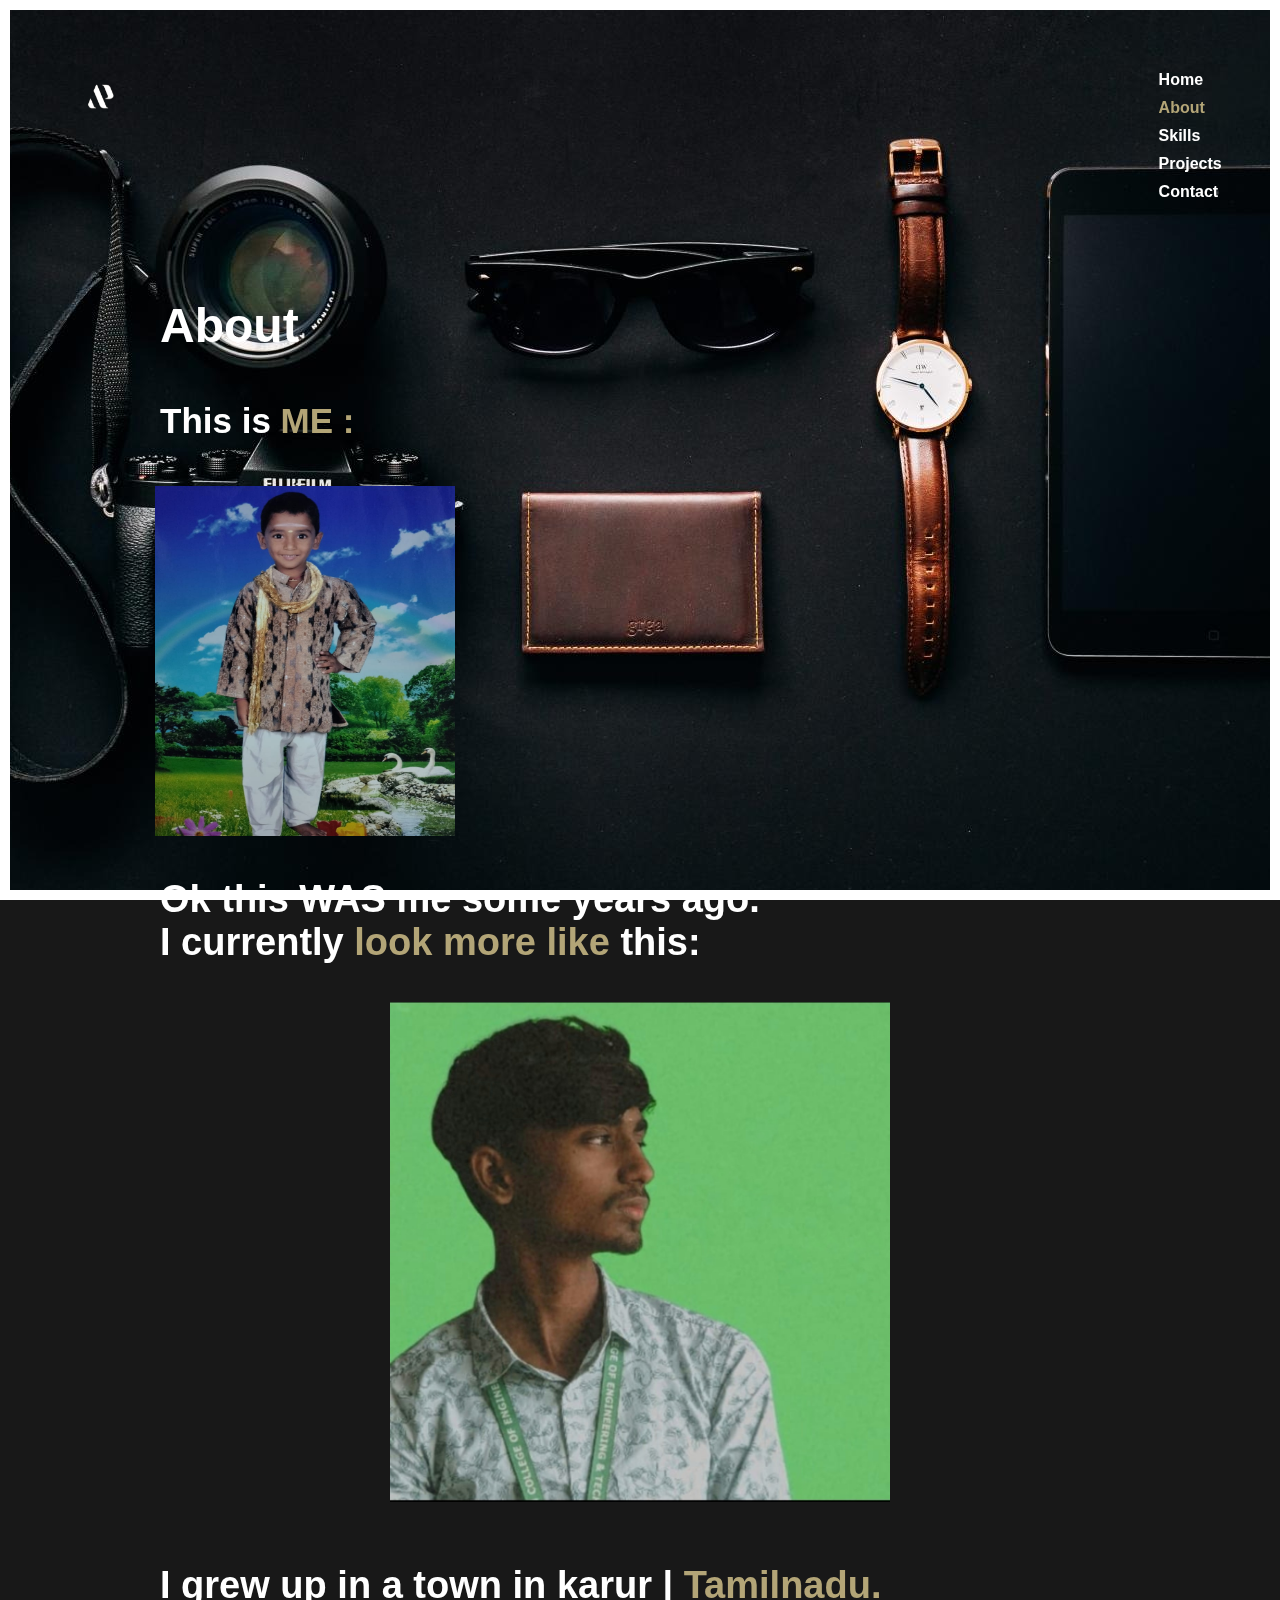
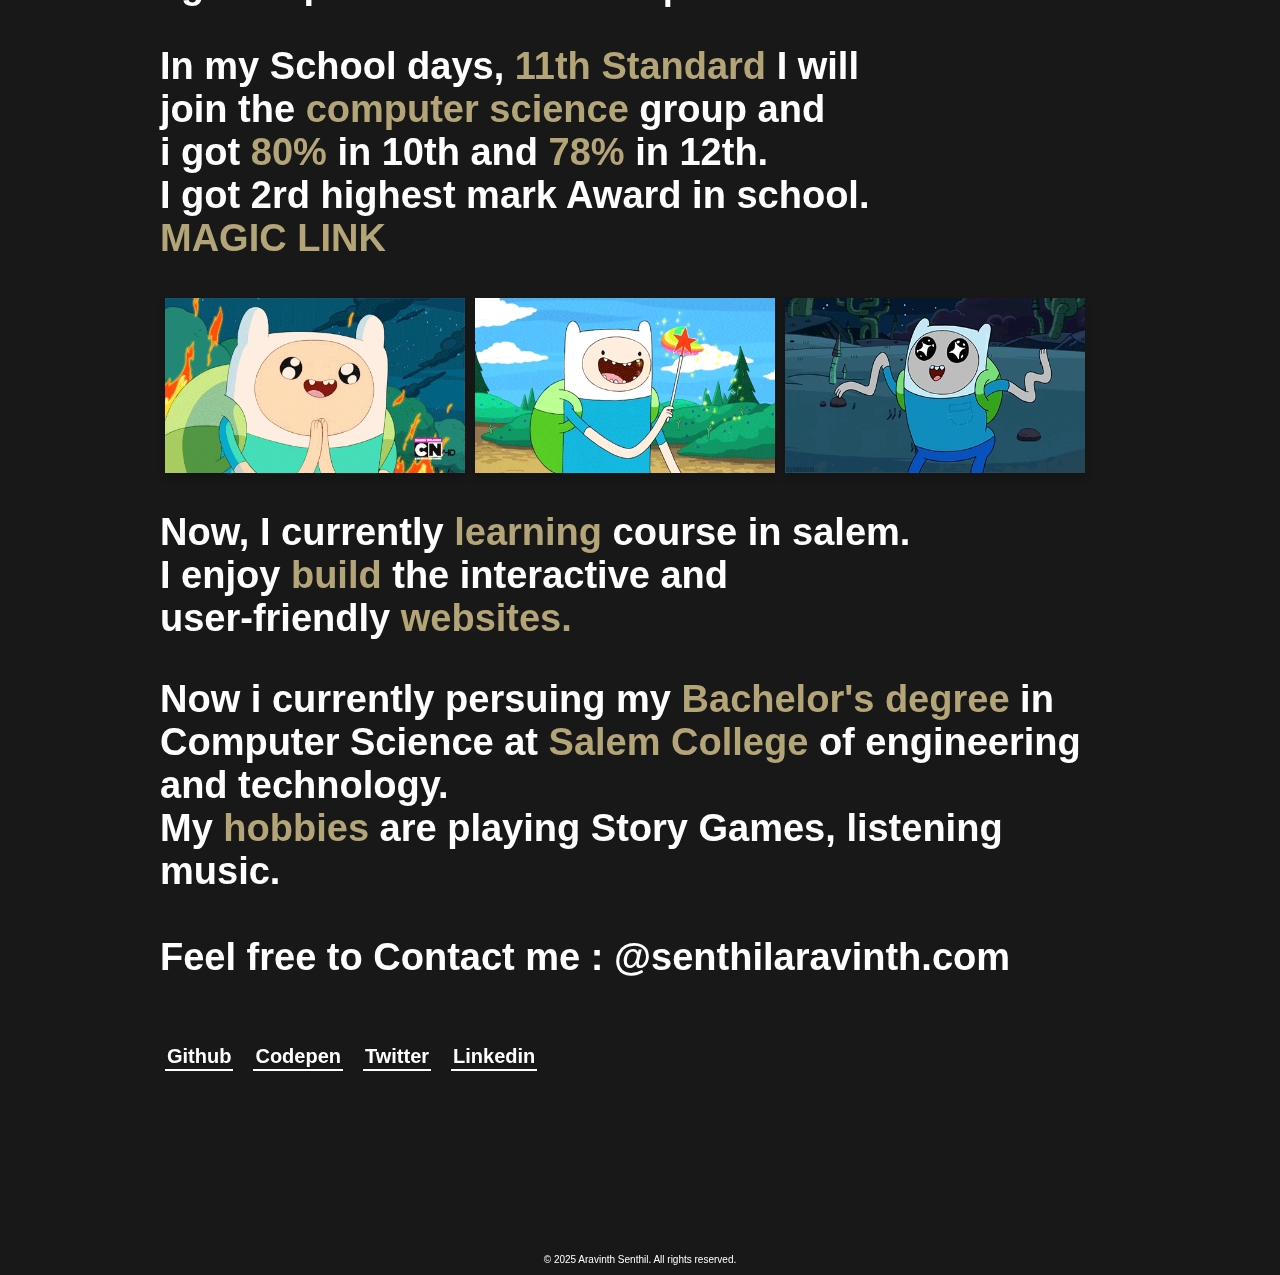
<file: html/about.html>
<!DOCTYPE html>
<html lang="en">

<head>
    <meta charset="UTF-8">
    <meta name="viewport" content="width=device-width, initial-scale=1.0">
    <title>About | Personal Portfolio</title>
    <link rel="stylesheet" href="../css/about.css">
    <link rel="shortcut icon" href="../images/favicon-about.png" type="image/x-icon">
</head>

<body>
      <div class="background"></div>
    <div class="page-border"></div>
    <header class="header" id="header">
        <div class="ap-logo-container">
            <a href="../images/love.jpg" download="images" rel="download"><img src="../images/ap-logo-img.png"
                    width="40px" alt=""></a>

        </div>
        <div class="transparent-div"></div>
        <nav class="nav-bar">
            <ul>
                <li><a href="../index.html" id="shuffle" onclick="setActive(this)">Home</a></li>
                <li><a href="./about.html" id="shuffle" class="active" onclick="setActive(this)">About</a></li>
                <li><a href="../html/skills.html" id="shuffle" onclick="setActive(this)">Skills</a></li>
                <li><a href="../html/project.html" id="shuffle" onclick="setActive(this)">Projects</a></li>
                <li><a href="./contact.html" id="shuffle" onclick="setActive(this)">Contact</a></li>
            </ul>
        </nav>
    </header>
    <main>
        <div class="about-me">
            <div class="content">
                <p class="about">About</p>
                <p class="this-me">This is <span style="color:#b3a577;">ME :</span></p>
                <img src="../images/past-img.jpg" class="past-img" alt="child" width="300px" height="350px">
                <p class="text-present">Ok this WAS me <span class="shuffle-word">some years ago.</span> <br>I currently
                    <span style="color: #b3a577;">look more like</span> this:
                </p>
                <img class="img-present" src="../images/present-img.jpg" alt="adult" width="500px" height="500px">
                <p class="text-under-present">I grew up in a town in karur |<span class="shuffle-word"
                        style="color: #b3a577;">
                        Tamilnadu.</span></p>
                <p class="details1">In my School days, <span style="color: #b3a577;">11th <span
                            class="shuffle-word">Standard</span></span> I will
                    <br>join the <span style="color: #b3a577;">computer <span class="shuffle-word">science</span></span>
                    group and
                    <br>i got <span style="color: #b3a577;">80%</span> in 10th and <span
                        style="color: #b3a577;">78%</span>
                    in 12th. <br>I got 2rd highest mark <span class="shuffle-word">Award in</span> school.<br><a
                        style="text-decoration: none;" href="../pdf/Aravinth resume.pdf" download="resume"><span style="color: #b3a577;">MAGIC LINK</span></a>


                </p>
                <div class="gif">
                    <img src="../images/about-gif1.gif" alt="">
                    <img src="../images/about-gif2.gif" alt="">
                    <img src="../images/about-gif3.gif" alt="">
                </div>
                <p class="details2">Now, I currently <span style="color: #b3a577;">learning</span> course in salem.
                    <br>I enjoy <span style="color: #b3a577;">build</span> the <span
                        class="shuffle-word">interactive</span> and <br><span class="shuffle-word">user-friendly</span>
                    <span style="color: #b3a577;">websites.</span></p>
                <p class="details3">
                    Now i currently persuing my <span style="color: #b3a577;">Bachelor's degree</span> in
                    <span class="shuffle-word">Computer</span> Science at <span style="color:#b3a577;">Salem College</span> of engineering and technology.
                    <br>My <span style="color: #b3a577;">hobbies</span> are <span class="shuffle-word">playing</span> Story Games, <span class="shuffle-word">listening</span> music.
                    <br><br>Feel free to Contact me :
                    <a class="email" href="mailto:senthilaravinth0110@gmail.com"><span class="shuffle-word">@senthilaravinth.com</span></a>
                </p>

            </div>


        </div>
    </main>
    <footer>
        <div class="social-media">
            <ul>
                <li><a href="https://github.com/aravinthsenthil23" class="shuffle-word" id="hover-border"
                        target="_blank">Github</a></li>
                <li><a href="https://codepen.io/cgecsjac-the-solid" class="shuffle-word" target="_blank">Codepen</a>
                </li>
                <li><a href="https://x.com/Aravinth0110" class="shuffle-word" target="_blank">Twitter</a></li>
                <li><a href="https://www.linkedin.com/in/aravinth-senthil-741768371" class="shuffle-word"
                        target="_blank">Linkedin</a></li>
            </ul>
           
        </div>
       <div>
            <p class="copyright"><span class="shuffle-word">© 2025 Aravinth Senthil. All rights reserved.</span></p>


    </footer>


</body>
<script src="../js/about.js"></script>


</html>
</file>
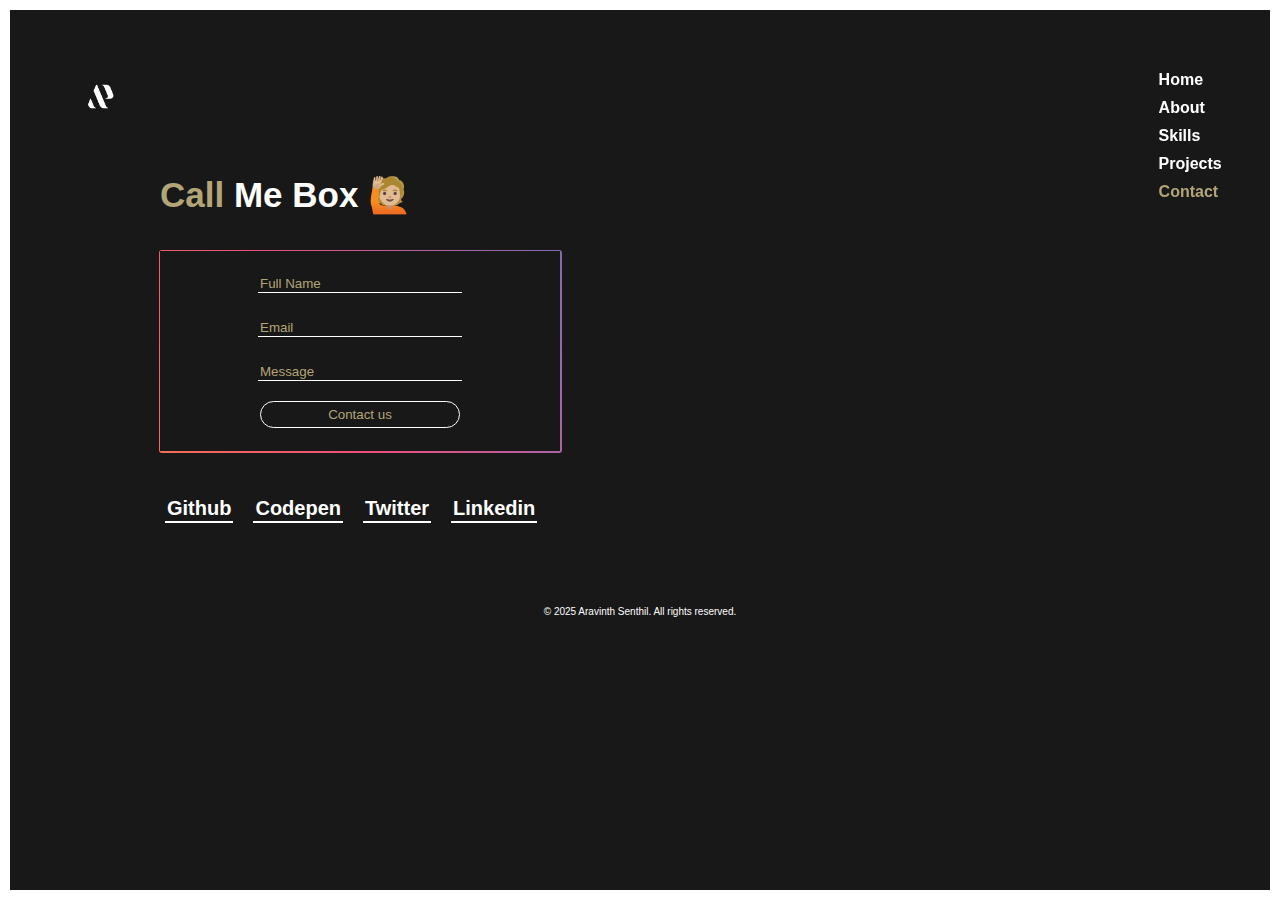
<file: html/contact.html>
<!DOCTYPE html>
<html lang="en">

<head>
    <meta charset="UTF-8">
    <meta name="viewport" content="width=device-width, initial-scale=1.0">
    <title>Contact | Personal Portfolio</title>
    <link rel="stylesheet" href="../css/contact.css">
    <link rel="shortcut icon" href="../images/favicon-contact.png" type="image/x-icon">
</head>

<body>
    <div class="page-border"></div>
    <header class="header" id="header">
        <div class="ap-logo-container">
            <a href="" download="images" rel="download"><img src="../images/ap-logo-img.png"
                    width="40px" alt=""></a>

        </div>
        <div class="transparent-div"></div>
        <nav class="nav-bar">
            <ul>
                <li><a href="../index.html" id="shuffle" onclick="setActive(this)">Home</a></li>
                <li><a href="./about.html" id="shuffle" onclick="setActive(this)">About</a></li>
                <li><a href="./skills.html" id="shuffle" onclick="setActive(this)">Skills</a></li>
                <li><a href="./project.html" id="shuffle" onclick="setActive(this)">Projects</a></li>
                <li><a href="./contact.html" id="shuffle" class="active" onclick="setActive(this)">Contact</a></li>
            </ul>
        </nav>
    </header>
    <main>
        <div class="contact-container">
            <div class="contact">
                <p> <span id="changingWord" class="highlight" style="color: #b3a577;">Call</span> Me Box 	&#x1F64B;&#x1F3FC;</p>
                <form action="" class="gradient-border" id="box">
                    <input type="text" name="fullname" id="fullname" placeholder="Full Name">
                    <input type="email" name="email" id="email" placeholder="Email">
                    <input type="text" name="message" id="message" placeholder="Message">
                    <input type="button" value="Contact us" id="button">
                </form>

            </div>
        </div>
        
    </main>
    <footer>
        <div class="social-media">
            <ul>
                <li><a href="https://github.com/aravinthsenthil23" class="shuffle-word" id="hover-border"
                        target="_blank">Github</a></li>
                <li><a href="https://codepen.io/cgecsjac-the-solid" class="shuffle-word" target="_blank">Codepen</a>
                </li>
                <li><a href="https://x.com/Aravinth0110" class="shuffle-word" target="_blank">Twitter</a></li>
                <li><a href="https://www.linkedin.com/in/aravinth-senthil-741768371" class="shuffle-word"
                        target="_blank">Linkedin</a></li>
            </ul>

        </div>
        <div>
            <p class="copyright"><span class="shuffle-word">© 2025 Aravinth Senthil. All rights reserved.</span></p>


    </footer>
</body>
<script src="../js/contact.js"></script>
<script src="../js/script.js"></script>


</html>
</file>
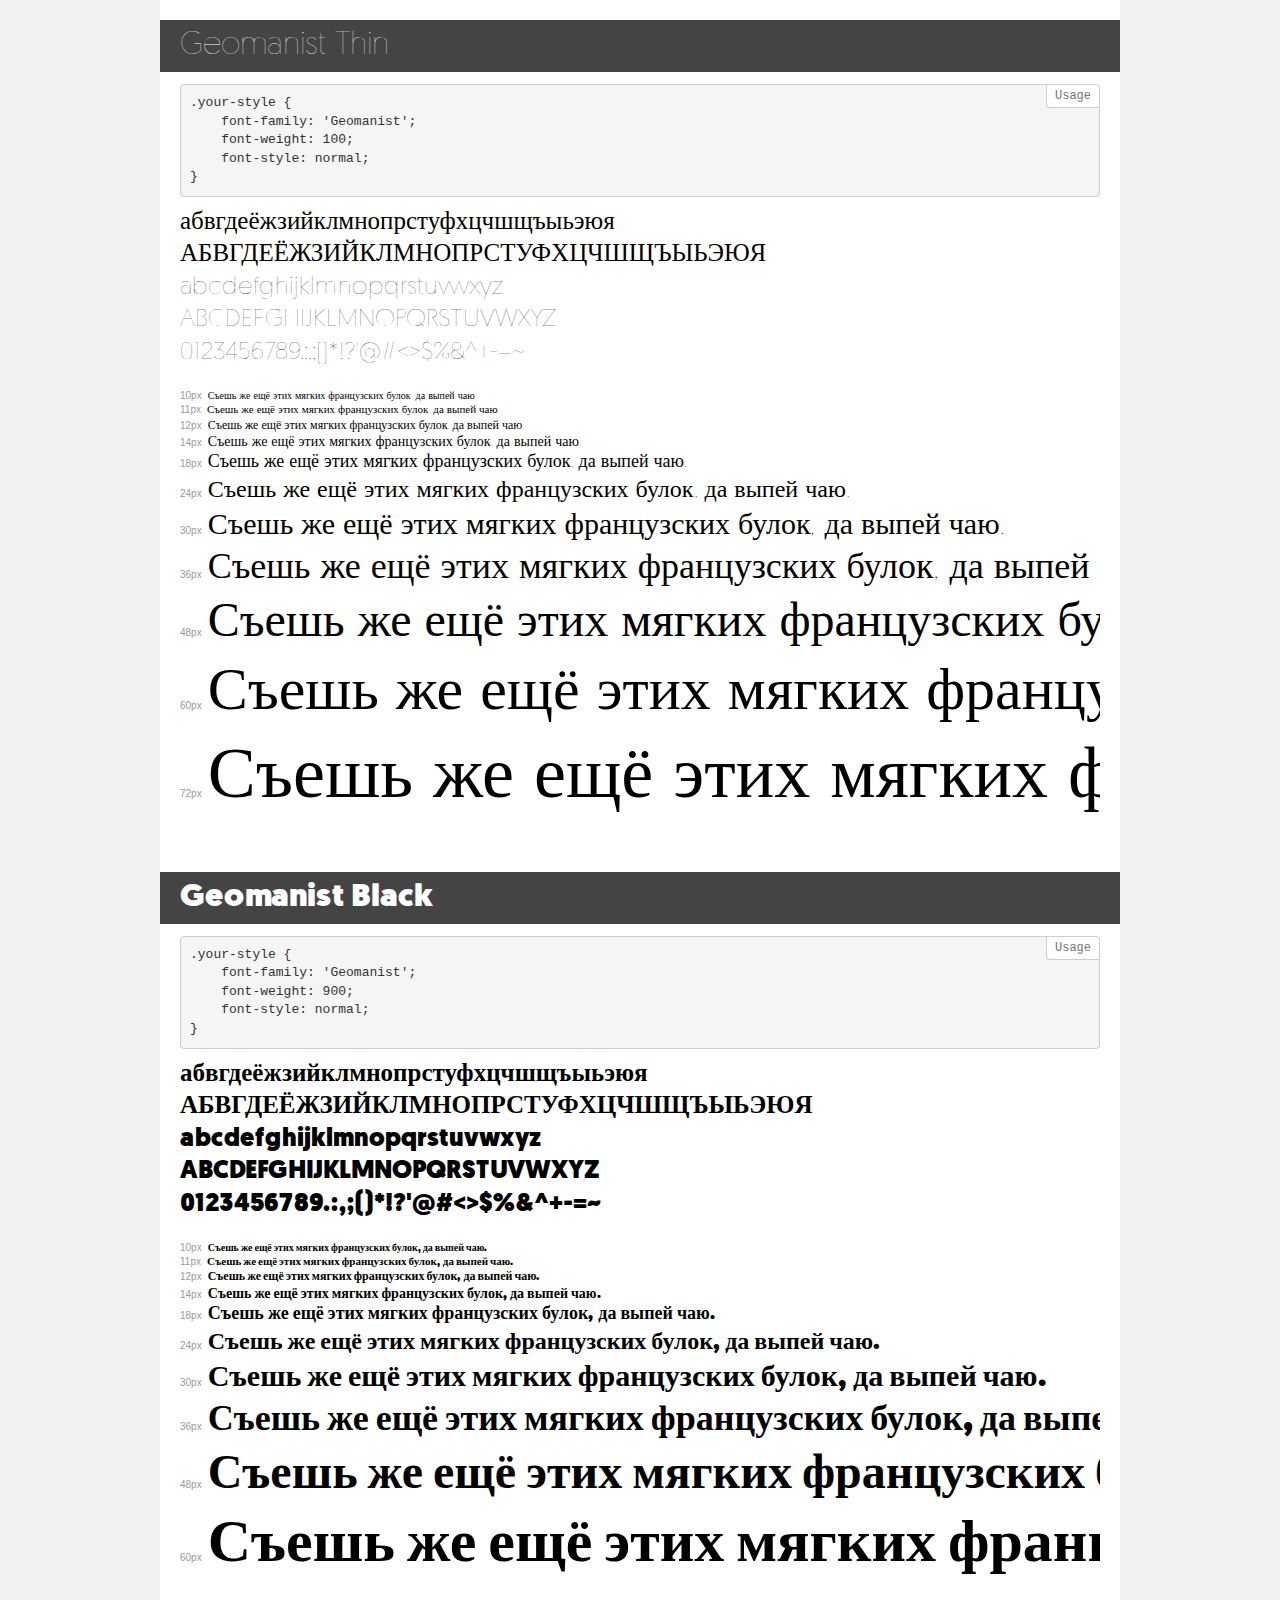
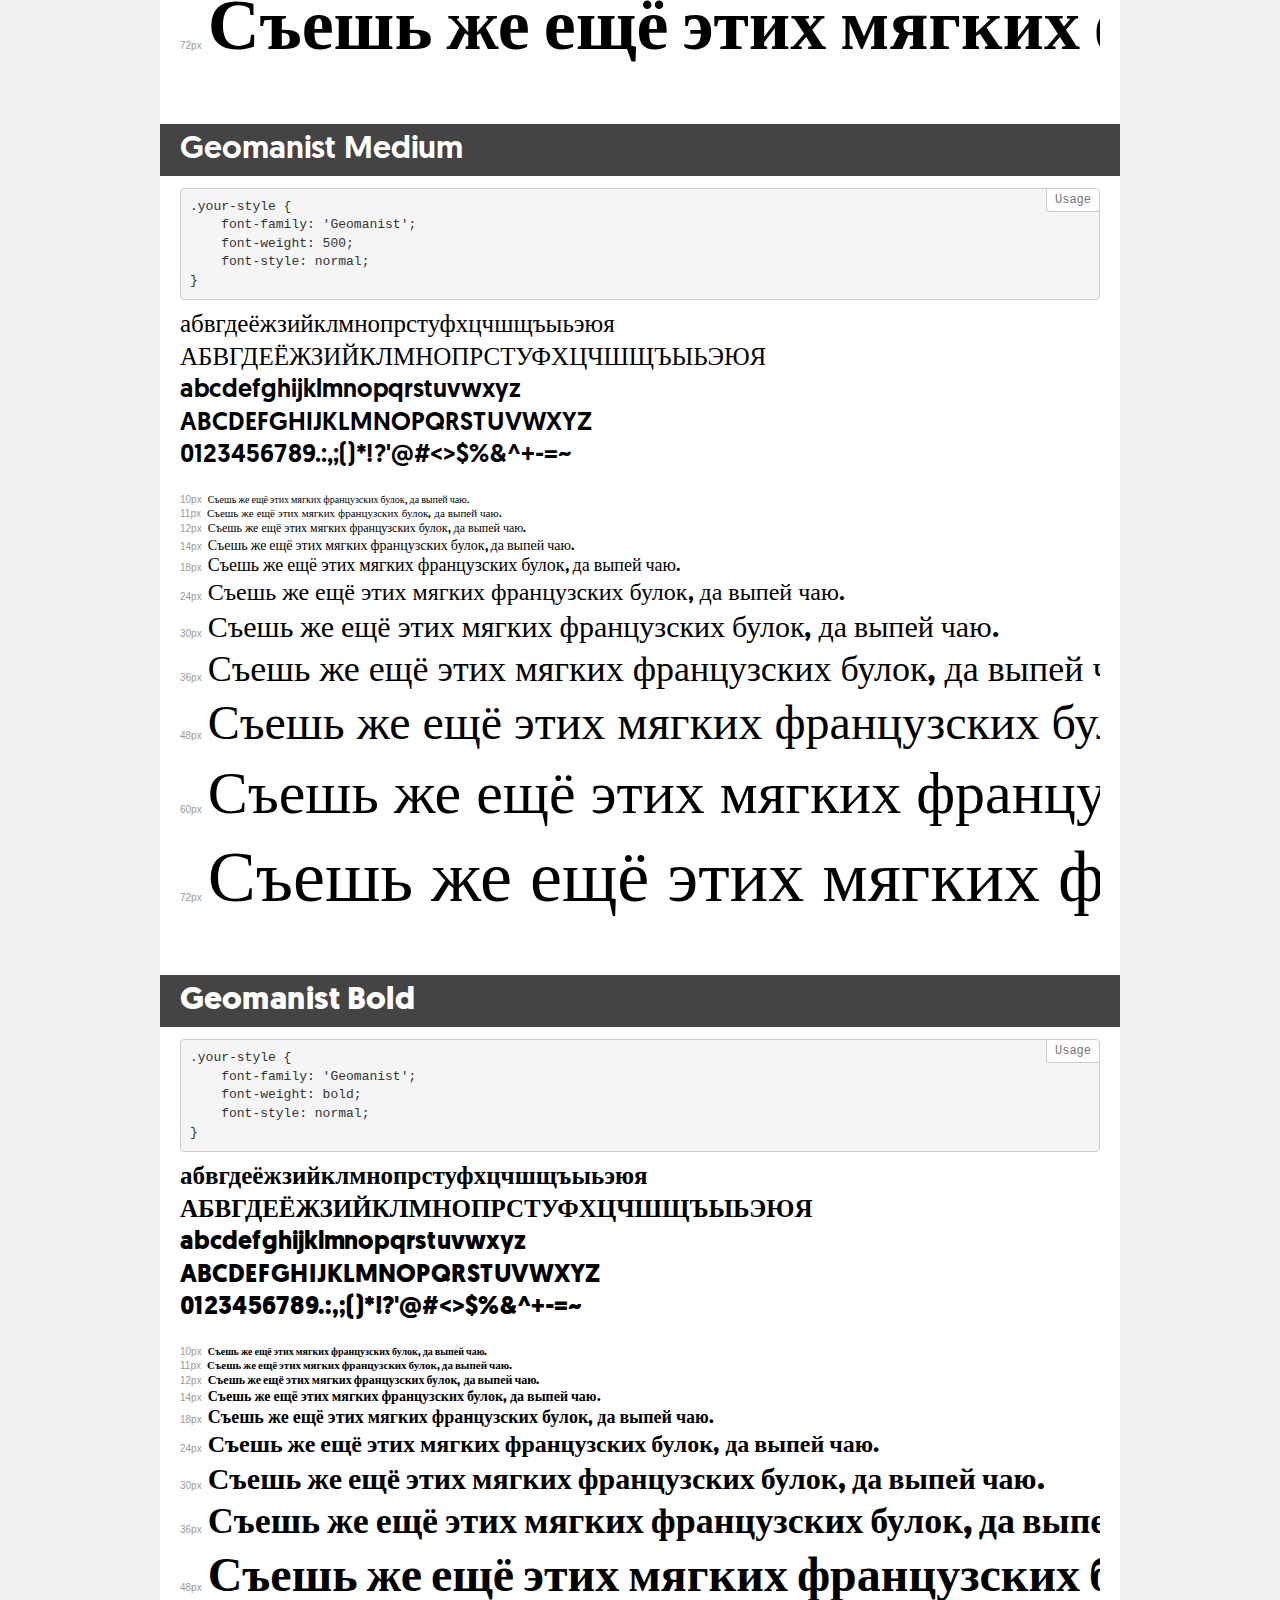
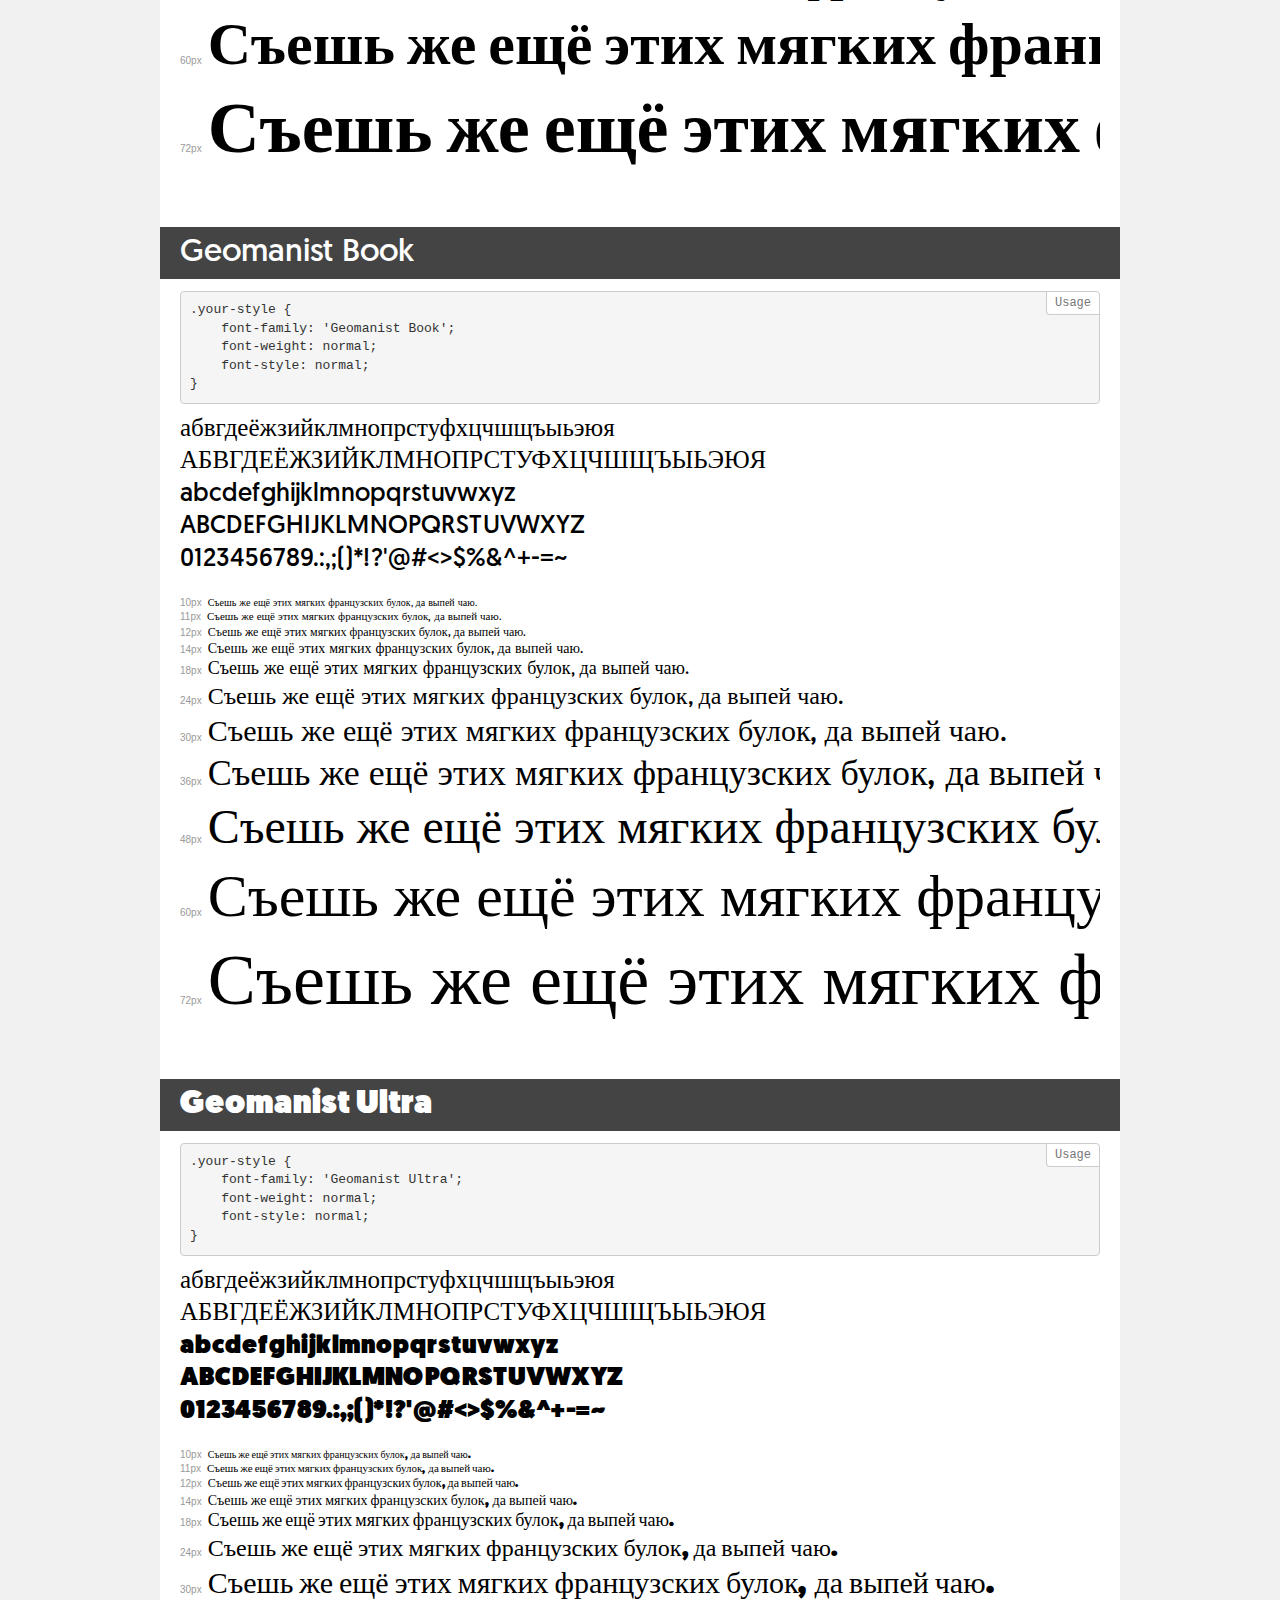
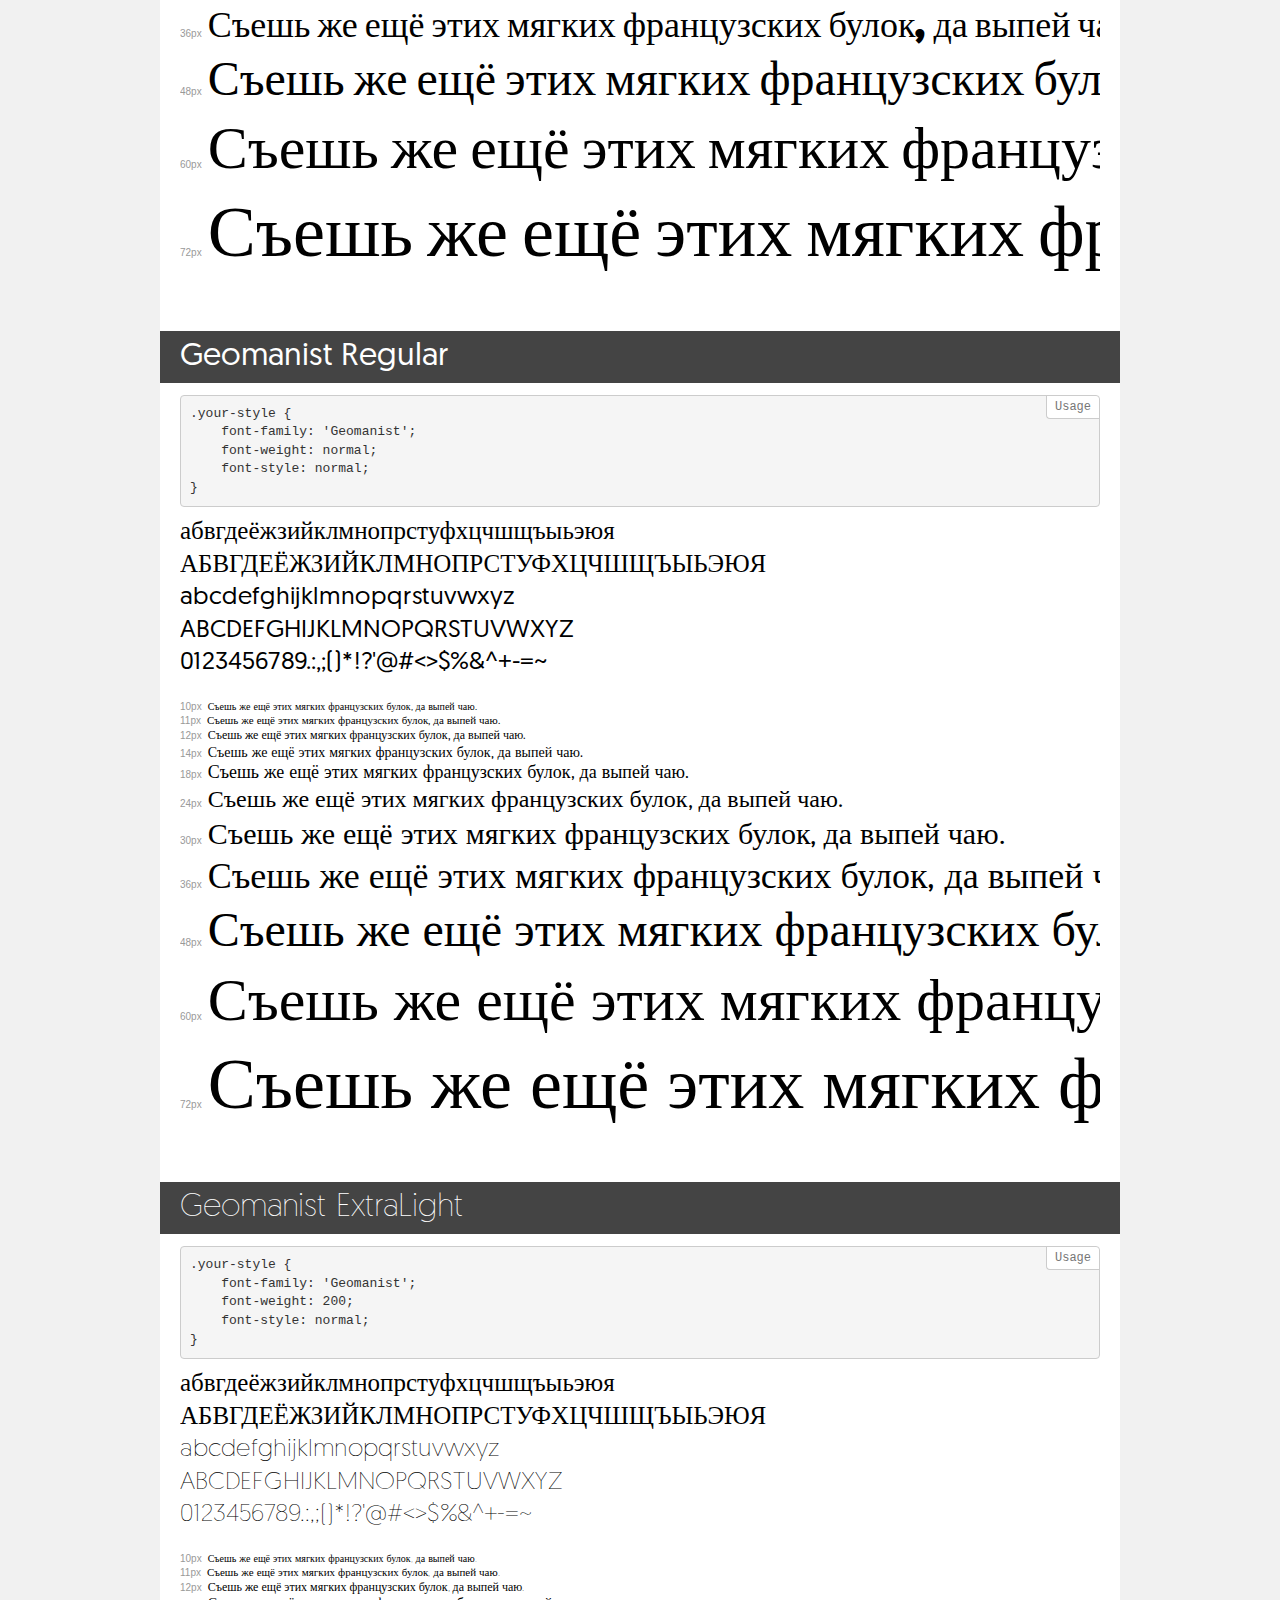
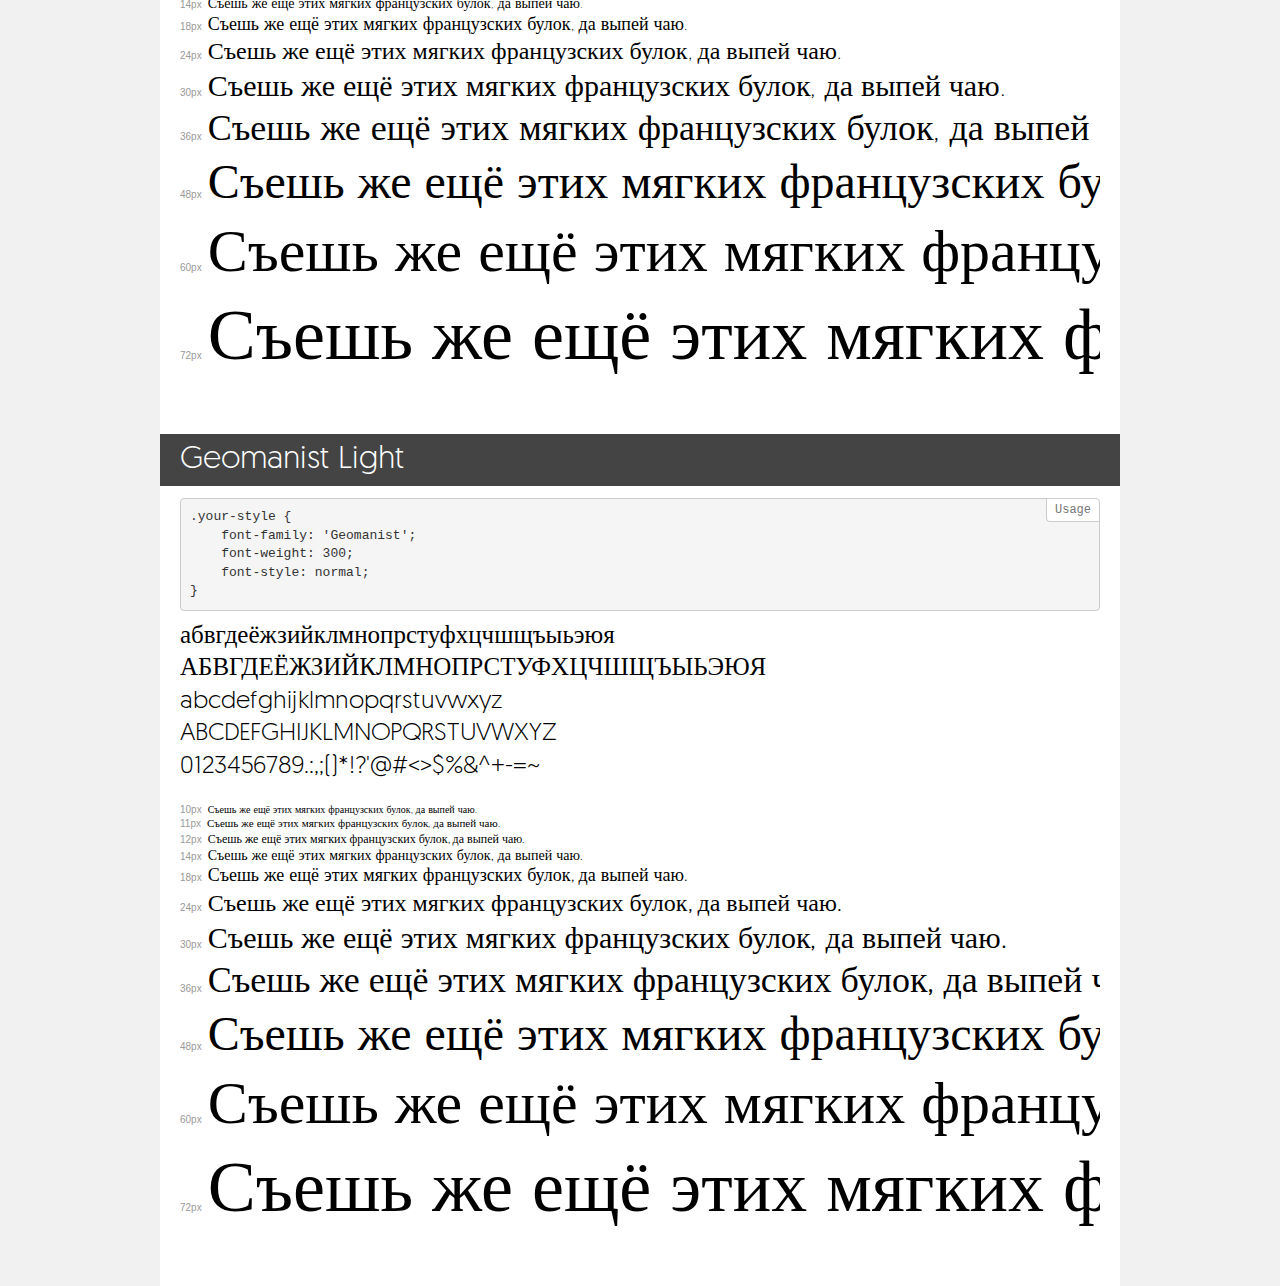
<file: fonts/geomanist/demo.html>
<!DOCTYPE html>
<html>
<head>
    <meta charset="utf-8">
    <meta http-equiv="X-UA-Compatible" content="IE=edge">
    <meta name="viewport" content="width=device-width, initial-scale=1">
    <meta name="robots" content="noindex, noarchive">
    <meta name="format-detection" content="telephone=no">
    <title>Transfonter demo</title>
    <link href="stylesheet.css" rel="stylesheet">
    <style>
        /*
        http://meyerweb.com/eric/tools/css/reset/
        v2.0 | 20110126
        License: none (public domain)
        */
        html, body, div, span, applet, object, iframe,
        h1, h2, h3, h4, h5, h6, p, blockquote, pre,
        a, abbr, acronym, address, big, cite, code,
        del, dfn, em, img, ins, kbd, q, s, samp,
        small, strike, strong, sub, sup, tt, var,
        b, u, i, center,
        dl, dt, dd, ol, ul, li,
        fieldset, form, label, legend,
        table, caption, tbody, tfoot, thead, tr, th, td,
        article, aside, canvas, details, embed,
        figure, figcaption, footer, header, hgroup,
        menu, nav, output, ruby, section, summary,
        time, mark, audio, video {
            margin: 0;
            padding: 0;
            border: 0;
            font-size: 100%;
            font: inherit;
            vertical-align: baseline;
        }
        /* HTML5 display-role reset for older browsers */
        article, aside, details, figcaption, figure,
        footer, header, hgroup, menu, nav, section {
            display: block;
        }
        body {
            line-height: 1;
        }
        ol, ul {
            list-style: none;
        }
        blockquote, q {
            quotes: none;
        }
        blockquote:before, blockquote:after,
        q:before, q:after {
            content: '';
            content: none;
        }
        table {
            border-collapse: collapse;
            border-spacing: 0;
        }
        /* common styles */
        body {
            background: #f1f1f1;
            color: #000;
        }
        .page {
            background: #fff;
            width: 920px;
            margin: 0 auto;
            padding: 20px 20px 0 20px;
            overflow: hidden;
        }
        .font-container {
            overflow-x: auto;
            overflow-y: hidden;
            margin-bottom: 40px;
            line-height: 1.3;
            white-space: nowrap;
            padding-bottom: 5px;
        }
        h1 {
            position: relative;
            background: #444;
            font-size: 32px;
            color: #fff;
            padding: 10px 20px;
            margin: 0 -20px 12px -20px;
        }
        .letters {
            font-size: 25px;
            margin-bottom: 20px;
        }
        .s10:before {
            content: '10px';
        }
        .s11:before {
            content: '11px';
        }
        .s12:before {
            content: '12px';
        }
        .s14:before {
            content: '14px';
        }
        .s18:before {
            content: '18px';
        }
        .s24:before {
            content: '24px';
        }
        .s30:before {
            content: '30px';
        }
        .s36:before {
            content: '36px';
        }
        .s48:before {
            content: '48px';
        }
        .s60:before {
            content: '60px';
        }
        .s72:before {
            content: '72px';
        }
        .s10:before, .s11:before, .s12:before, .s14:before,
        .s18:before, .s24:before, .s30:before, .s36:before,
        .s48:before, .s60:before, .s72:before {
            font-family: Arial, sans-serif;
            font-size: 10px;
            font-weight: normal;
            font-style: normal;
            color: #999;
            padding-right: 6px;
        }
        pre {
            display: block;
            position: relative;
            padding: 9px;
            margin: 0 0 10px;
            font-family: Monaco, Menlo, Consolas, "Courier New", monospace !important;
            font-size: 13px;
            line-height: 1.428571429;
            color: #333;
            font-weight: normal !important;
            font-style: normal !important;
            background-color: #f5f5f5;
            border: 1px solid #ccc;
            overflow-x: auto;
            border-radius: 4px;
        }
        pre:after {
            display: block;
            position: absolute;
            right: 0;
            top: 0;
            content: 'Usage';
            line-height: 1;
            padding: 5px 8px;
            font-size: 12px;
            color: #767676;
            background-color: #fff;
            border: 1px solid #ccc;
            border-right: none;
            border-top: none;
            border-radius: 0 4px 0 4px;
            z-index: 10;
        }
        /* responsive */
        @media (max-width: 959px) {
            .page {
                width: auto;
                margin: 0;
            }
        }
    </style>
</head>
<body>
<div class="page">
    <div class="demo" style="font-family: 'Geomanist'; font-weight: 100; font-style: normal;">
        <h1>Geomanist Thin</h1>
        <pre>.your-style {
    font-family: 'Geomanist';
    font-weight: 100;
    font-style: normal;
}</pre>
        <div class="font-container">
            <p class="letters">
                абвгдеёжзийклмнопрстуфхцчшщъыьэюя<br>
АБВГДЕЁЖЗИЙКЛМНОПРСТУФХЦЧШЩЪЫЬЭЮЯ<br>
abcdefghijklmnopqrstuvwxyz<br>
ABCDEFGHIJKLMNOPQRSTUVWXYZ<br>
                0123456789.:,;()*!?'@#<>$%&^+-=~
            </p>
            <p class="s10" style="font-size: 10px;">Съешь же ещё этих мягких французских булок, да выпей чаю.</p>
            <p class="s11" style="font-size: 11px;">Съешь же ещё этих мягких французских булок, да выпей чаю.</p>
            <p class="s12" style="font-size: 12px;">Съешь же ещё этих мягких французских булок, да выпей чаю.</p>
            <p class="s14" style="font-size: 14px;">Съешь же ещё этих мягких французских булок, да выпей чаю.</p>
            <p class="s18" style="font-size: 18px;">Съешь же ещё этих мягких французских булок, да выпей чаю.</p>
            <p class="s24" style="font-size: 24px;">Съешь же ещё этих мягких французских булок, да выпей чаю.</p>
            <p class="s30" style="font-size: 30px;">Съешь же ещё этих мягких французских булок, да выпей чаю.</p>
            <p class="s36" style="font-size: 36px;">Съешь же ещё этих мягких французских булок, да выпей чаю.</p>
            <p class="s48" style="font-size: 48px;">Съешь же ещё этих мягких французских булок, да выпей чаю.</p>
            <p class="s60" style="font-size: 60px;">Съешь же ещё этих мягких французских булок, да выпей чаю.</p>
            <p class="s72" style="font-size: 72px;">Съешь же ещё этих мягких французских булок, да выпей чаю.</p>
        </div>
    </div>
    <div class="demo" style="font-family: 'Geomanist'; font-weight: 900; font-style: normal;">
        <h1>Geomanist Black</h1>
        <pre>.your-style {
    font-family: 'Geomanist';
    font-weight: 900;
    font-style: normal;
}</pre>
        <div class="font-container">
            <p class="letters">
                абвгдеёжзийклмнопрстуфхцчшщъыьэюя<br>
АБВГДЕЁЖЗИЙКЛМНОПРСТУФХЦЧШЩЪЫЬЭЮЯ<br>
abcdefghijklmnopqrstuvwxyz<br>
ABCDEFGHIJKLMNOPQRSTUVWXYZ<br>
                0123456789.:,;()*!?'@#<>$%&^+-=~
            </p>
            <p class="s10" style="font-size: 10px;">Съешь же ещё этих мягких французских булок, да выпей чаю.</p>
            <p class="s11" style="font-size: 11px;">Съешь же ещё этих мягких французских булок, да выпей чаю.</p>
            <p class="s12" style="font-size: 12px;">Съешь же ещё этих мягких французских булок, да выпей чаю.</p>
            <p class="s14" style="font-size: 14px;">Съешь же ещё этих мягких французских булок, да выпей чаю.</p>
            <p class="s18" style="font-size: 18px;">Съешь же ещё этих мягких французских булок, да выпей чаю.</p>
            <p class="s24" style="font-size: 24px;">Съешь же ещё этих мягких французских булок, да выпей чаю.</p>
            <p class="s30" style="font-size: 30px;">Съешь же ещё этих мягких французских булок, да выпей чаю.</p>
            <p class="s36" style="font-size: 36px;">Съешь же ещё этих мягких французских булок, да выпей чаю.</p>
            <p class="s48" style="font-size: 48px;">Съешь же ещё этих мягких французских булок, да выпей чаю.</p>
            <p class="s60" style="font-size: 60px;">Съешь же ещё этих мягких французских булок, да выпей чаю.</p>
            <p class="s72" style="font-size: 72px;">Съешь же ещё этих мягких французских булок, да выпей чаю.</p>
        </div>
    </div>
    <div class="demo" style="font-family: 'Geomanist'; font-weight: 500; font-style: normal;">
        <h1>Geomanist Medium</h1>
        <pre>.your-style {
    font-family: 'Geomanist';
    font-weight: 500;
    font-style: normal;
}</pre>
        <div class="font-container">
            <p class="letters">
                абвгдеёжзийклмнопрстуфхцчшщъыьэюя<br>
АБВГДЕЁЖЗИЙКЛМНОПРСТУФХЦЧШЩЪЫЬЭЮЯ<br>
abcdefghijklmnopqrstuvwxyz<br>
ABCDEFGHIJKLMNOPQRSTUVWXYZ<br>
                0123456789.:,;()*!?'@#<>$%&^+-=~
            </p>
            <p class="s10" style="font-size: 10px;">Съешь же ещё этих мягких французских булок, да выпей чаю.</p>
            <p class="s11" style="font-size: 11px;">Съешь же ещё этих мягких французских булок, да выпей чаю.</p>
            <p class="s12" style="font-size: 12px;">Съешь же ещё этих мягких французских булок, да выпей чаю.</p>
            <p class="s14" style="font-size: 14px;">Съешь же ещё этих мягких французских булок, да выпей чаю.</p>
            <p class="s18" style="font-size: 18px;">Съешь же ещё этих мягких французских булок, да выпей чаю.</p>
            <p class="s24" style="font-size: 24px;">Съешь же ещё этих мягких французских булок, да выпей чаю.</p>
            <p class="s30" style="font-size: 30px;">Съешь же ещё этих мягких французских булок, да выпей чаю.</p>
            <p class="s36" style="font-size: 36px;">Съешь же ещё этих мягких французских булок, да выпей чаю.</p>
            <p class="s48" style="font-size: 48px;">Съешь же ещё этих мягких французских булок, да выпей чаю.</p>
            <p class="s60" style="font-size: 60px;">Съешь же ещё этих мягких французских булок, да выпей чаю.</p>
            <p class="s72" style="font-size: 72px;">Съешь же ещё этих мягких французских булок, да выпей чаю.</p>
        </div>
    </div>
    <div class="demo" style="font-family: 'Geomanist'; font-weight: bold; font-style: normal;">
        <h1>Geomanist Bold</h1>
        <pre>.your-style {
    font-family: 'Geomanist';
    font-weight: bold;
    font-style: normal;
}</pre>
        <div class="font-container">
            <p class="letters">
                абвгдеёжзийклмнопрстуфхцчшщъыьэюя<br>
АБВГДЕЁЖЗИЙКЛМНОПРСТУФХЦЧШЩЪЫЬЭЮЯ<br>
abcdefghijklmnopqrstuvwxyz<br>
ABCDEFGHIJKLMNOPQRSTUVWXYZ<br>
                0123456789.:,;()*!?'@#<>$%&^+-=~
            </p>
            <p class="s10" style="font-size: 10px;">Съешь же ещё этих мягких французских булок, да выпей чаю.</p>
            <p class="s11" style="font-size: 11px;">Съешь же ещё этих мягких французских булок, да выпей чаю.</p>
            <p class="s12" style="font-size: 12px;">Съешь же ещё этих мягких французских булок, да выпей чаю.</p>
            <p class="s14" style="font-size: 14px;">Съешь же ещё этих мягких французских булок, да выпей чаю.</p>
            <p class="s18" style="font-size: 18px;">Съешь же ещё этих мягких французских булок, да выпей чаю.</p>
            <p class="s24" style="font-size: 24px;">Съешь же ещё этих мягких французских булок, да выпей чаю.</p>
            <p class="s30" style="font-size: 30px;">Съешь же ещё этих мягких французских булок, да выпей чаю.</p>
            <p class="s36" style="font-size: 36px;">Съешь же ещё этих мягких французских булок, да выпей чаю.</p>
            <p class="s48" style="font-size: 48px;">Съешь же ещё этих мягких французских булок, да выпей чаю.</p>
            <p class="s60" style="font-size: 60px;">Съешь же ещё этих мягких французских булок, да выпей чаю.</p>
            <p class="s72" style="font-size: 72px;">Съешь же ещё этих мягких французских булок, да выпей чаю.</p>
        </div>
    </div>
    <div class="demo" style="font-family: 'Geomanist Book'; font-weight: normal; font-style: normal;">
        <h1>Geomanist Book</h1>
        <pre>.your-style {
    font-family: 'Geomanist Book';
    font-weight: normal;
    font-style: normal;
}</pre>
        <div class="font-container">
            <p class="letters">
                абвгдеёжзийклмнопрстуфхцчшщъыьэюя<br>
АБВГДЕЁЖЗИЙКЛМНОПРСТУФХЦЧШЩЪЫЬЭЮЯ<br>
abcdefghijklmnopqrstuvwxyz<br>
ABCDEFGHIJKLMNOPQRSTUVWXYZ<br>
                0123456789.:,;()*!?'@#<>$%&^+-=~
            </p>
            <p class="s10" style="font-size: 10px;">Съешь же ещё этих мягких французских булок, да выпей чаю.</p>
            <p class="s11" style="font-size: 11px;">Съешь же ещё этих мягких французских булок, да выпей чаю.</p>
            <p class="s12" style="font-size: 12px;">Съешь же ещё этих мягких французских булок, да выпей чаю.</p>
            <p class="s14" style="font-size: 14px;">Съешь же ещё этих мягких французских булок, да выпей чаю.</p>
            <p class="s18" style="font-size: 18px;">Съешь же ещё этих мягких французских булок, да выпей чаю.</p>
            <p class="s24" style="font-size: 24px;">Съешь же ещё этих мягких французских булок, да выпей чаю.</p>
            <p class="s30" style="font-size: 30px;">Съешь же ещё этих мягких французских булок, да выпей чаю.</p>
            <p class="s36" style="font-size: 36px;">Съешь же ещё этих мягких французских булок, да выпей чаю.</p>
            <p class="s48" style="font-size: 48px;">Съешь же ещё этих мягких французских булок, да выпей чаю.</p>
            <p class="s60" style="font-size: 60px;">Съешь же ещё этих мягких французских булок, да выпей чаю.</p>
            <p class="s72" style="font-size: 72px;">Съешь же ещё этих мягких французских булок, да выпей чаю.</p>
        </div>
    </div>
    <div class="demo" style="font-family: 'Geomanist Ultra'; font-weight: normal; font-style: normal;">
        <h1>Geomanist Ultra</h1>
        <pre>.your-style {
    font-family: 'Geomanist Ultra';
    font-weight: normal;
    font-style: normal;
}</pre>
        <div class="font-container">
            <p class="letters">
                абвгдеёжзийклмнопрстуфхцчшщъыьэюя<br>
АБВГДЕЁЖЗИЙКЛМНОПРСТУФХЦЧШЩЪЫЬЭЮЯ<br>
abcdefghijklmnopqrstuvwxyz<br>
ABCDEFGHIJKLMNOPQRSTUVWXYZ<br>
                0123456789.:,;()*!?'@#<>$%&^+-=~
            </p>
            <p class="s10" style="font-size: 10px;">Съешь же ещё этих мягких французских булок, да выпей чаю.</p>
            <p class="s11" style="font-size: 11px;">Съешь же ещё этих мягких французских булок, да выпей чаю.</p>
            <p class="s12" style="font-size: 12px;">Съешь же ещё этих мягких французских булок, да выпей чаю.</p>
            <p class="s14" style="font-size: 14px;">Съешь же ещё этих мягких французских булок, да выпей чаю.</p>
            <p class="s18" style="font-size: 18px;">Съешь же ещё этих мягких французских булок, да выпей чаю.</p>
            <p class="s24" style="font-size: 24px;">Съешь же ещё этих мягких французских булок, да выпей чаю.</p>
            <p class="s30" style="font-size: 30px;">Съешь же ещё этих мягких французских булок, да выпей чаю.</p>
            <p class="s36" style="font-size: 36px;">Съешь же ещё этих мягких французских булок, да выпей чаю.</p>
            <p class="s48" style="font-size: 48px;">Съешь же ещё этих мягких французских булок, да выпей чаю.</p>
            <p class="s60" style="font-size: 60px;">Съешь же ещё этих мягких французских булок, да выпей чаю.</p>
            <p class="s72" style="font-size: 72px;">Съешь же ещё этих мягких французских булок, да выпей чаю.</p>
        </div>
    </div>
    <div class="demo" style="font-family: 'Geomanist'; font-weight: normal; font-style: normal;">
        <h1>Geomanist Regular</h1>
        <pre>.your-style {
    font-family: 'Geomanist';
    font-weight: normal;
    font-style: normal;
}</pre>
        <div class="font-container">
            <p class="letters">
                абвгдеёжзийклмнопрстуфхцчшщъыьэюя<br>
АБВГДЕЁЖЗИЙКЛМНОПРСТУФХЦЧШЩЪЫЬЭЮЯ<br>
abcdefghijklmnopqrstuvwxyz<br>
ABCDEFGHIJKLMNOPQRSTUVWXYZ<br>
                0123456789.:,;()*!?'@#<>$%&^+-=~
            </p>
            <p class="s10" style="font-size: 10px;">Съешь же ещё этих мягких французских булок, да выпей чаю.</p>
            <p class="s11" style="font-size: 11px;">Съешь же ещё этих мягких французских булок, да выпей чаю.</p>
            <p class="s12" style="font-size: 12px;">Съешь же ещё этих мягких французских булок, да выпей чаю.</p>
            <p class="s14" style="font-size: 14px;">Съешь же ещё этих мягких французских булок, да выпей чаю.</p>
            <p class="s18" style="font-size: 18px;">Съешь же ещё этих мягких французских булок, да выпей чаю.</p>
            <p class="s24" style="font-size: 24px;">Съешь же ещё этих мягких французских булок, да выпей чаю.</p>
            <p class="s30" style="font-size: 30px;">Съешь же ещё этих мягких французских булок, да выпей чаю.</p>
            <p class="s36" style="font-size: 36px;">Съешь же ещё этих мягких французских булок, да выпей чаю.</p>
            <p class="s48" style="font-size: 48px;">Съешь же ещё этих мягких французских булок, да выпей чаю.</p>
            <p class="s60" style="font-size: 60px;">Съешь же ещё этих мягких французских булок, да выпей чаю.</p>
            <p class="s72" style="font-size: 72px;">Съешь же ещё этих мягких французских булок, да выпей чаю.</p>
        </div>
    </div>
    <div class="demo" style="font-family: 'Geomanist'; font-weight: 200; font-style: normal;">
        <h1>Geomanist ExtraLight</h1>
        <pre>.your-style {
    font-family: 'Geomanist';
    font-weight: 200;
    font-style: normal;
}</pre>
        <div class="font-container">
            <p class="letters">
                абвгдеёжзийклмнопрстуфхцчшщъыьэюя<br>
АБВГДЕЁЖЗИЙКЛМНОПРСТУФХЦЧШЩЪЫЬЭЮЯ<br>
abcdefghijklmnopqrstuvwxyz<br>
ABCDEFGHIJKLMNOPQRSTUVWXYZ<br>
                0123456789.:,;()*!?'@#<>$%&^+-=~
            </p>
            <p class="s10" style="font-size: 10px;">Съешь же ещё этих мягких французских булок, да выпей чаю.</p>
            <p class="s11" style="font-size: 11px;">Съешь же ещё этих мягких французских булок, да выпей чаю.</p>
            <p class="s12" style="font-size: 12px;">Съешь же ещё этих мягких французских булок, да выпей чаю.</p>
            <p class="s14" style="font-size: 14px;">Съешь же ещё этих мягких французских булок, да выпей чаю.</p>
            <p class="s18" style="font-size: 18px;">Съешь же ещё этих мягких французских булок, да выпей чаю.</p>
            <p class="s24" style="font-size: 24px;">Съешь же ещё этих мягких французских булок, да выпей чаю.</p>
            <p class="s30" style="font-size: 30px;">Съешь же ещё этих мягких французских булок, да выпей чаю.</p>
            <p class="s36" style="font-size: 36px;">Съешь же ещё этих мягких французских булок, да выпей чаю.</p>
            <p class="s48" style="font-size: 48px;">Съешь же ещё этих мягких французских булок, да выпей чаю.</p>
            <p class="s60" style="font-size: 60px;">Съешь же ещё этих мягких французских булок, да выпей чаю.</p>
            <p class="s72" style="font-size: 72px;">Съешь же ещё этих мягких французских булок, да выпей чаю.</p>
        </div>
    </div>
    <div class="demo" style="font-family: 'Geomanist'; font-weight: 300; font-style: normal;">
        <h1>Geomanist Light</h1>
        <pre>.your-style {
    font-family: 'Geomanist';
    font-weight: 300;
    font-style: normal;
}</pre>
        <div class="font-container">
            <p class="letters">
                абвгдеёжзийклмнопрстуфхцчшщъыьэюя<br>
АБВГДЕЁЖЗИЙКЛМНОПРСТУФХЦЧШЩЪЫЬЭЮЯ<br>
abcdefghijklmnopqrstuvwxyz<br>
ABCDEFGHIJKLMNOPQRSTUVWXYZ<br>
                0123456789.:,;()*!?'@#<>$%&^+-=~
            </p>
            <p class="s10" style="font-size: 10px;">Съешь же ещё этих мягких французских булок, да выпей чаю.</p>
            <p class="s11" style="font-size: 11px;">Съешь же ещё этих мягких французских булок, да выпей чаю.</p>
            <p class="s12" style="font-size: 12px;">Съешь же ещё этих мягких французских булок, да выпей чаю.</p>
            <p class="s14" style="font-size: 14px;">Съешь же ещё этих мягких французских булок, да выпей чаю.</p>
            <p class="s18" style="font-size: 18px;">Съешь же ещё этих мягких французских булок, да выпей чаю.</p>
            <p class="s24" style="font-size: 24px;">Съешь же ещё этих мягких французских булок, да выпей чаю.</p>
            <p class="s30" style="font-size: 30px;">Съешь же ещё этих мягких французских булок, да выпей чаю.</p>
            <p class="s36" style="font-size: 36px;">Съешь же ещё этих мягких французских булок, да выпей чаю.</p>
            <p class="s48" style="font-size: 48px;">Съешь же ещё этих мягких французских булок, да выпей чаю.</p>
            <p class="s60" style="font-size: 60px;">Съешь же ещё этих мягких французских булок, да выпей чаю.</p>
            <p class="s72" style="font-size: 72px;">Съешь же ещё этих мягких французских булок, да выпей чаю.</p>
        </div>
    </div>
</div>
</body>
</html>
</file>
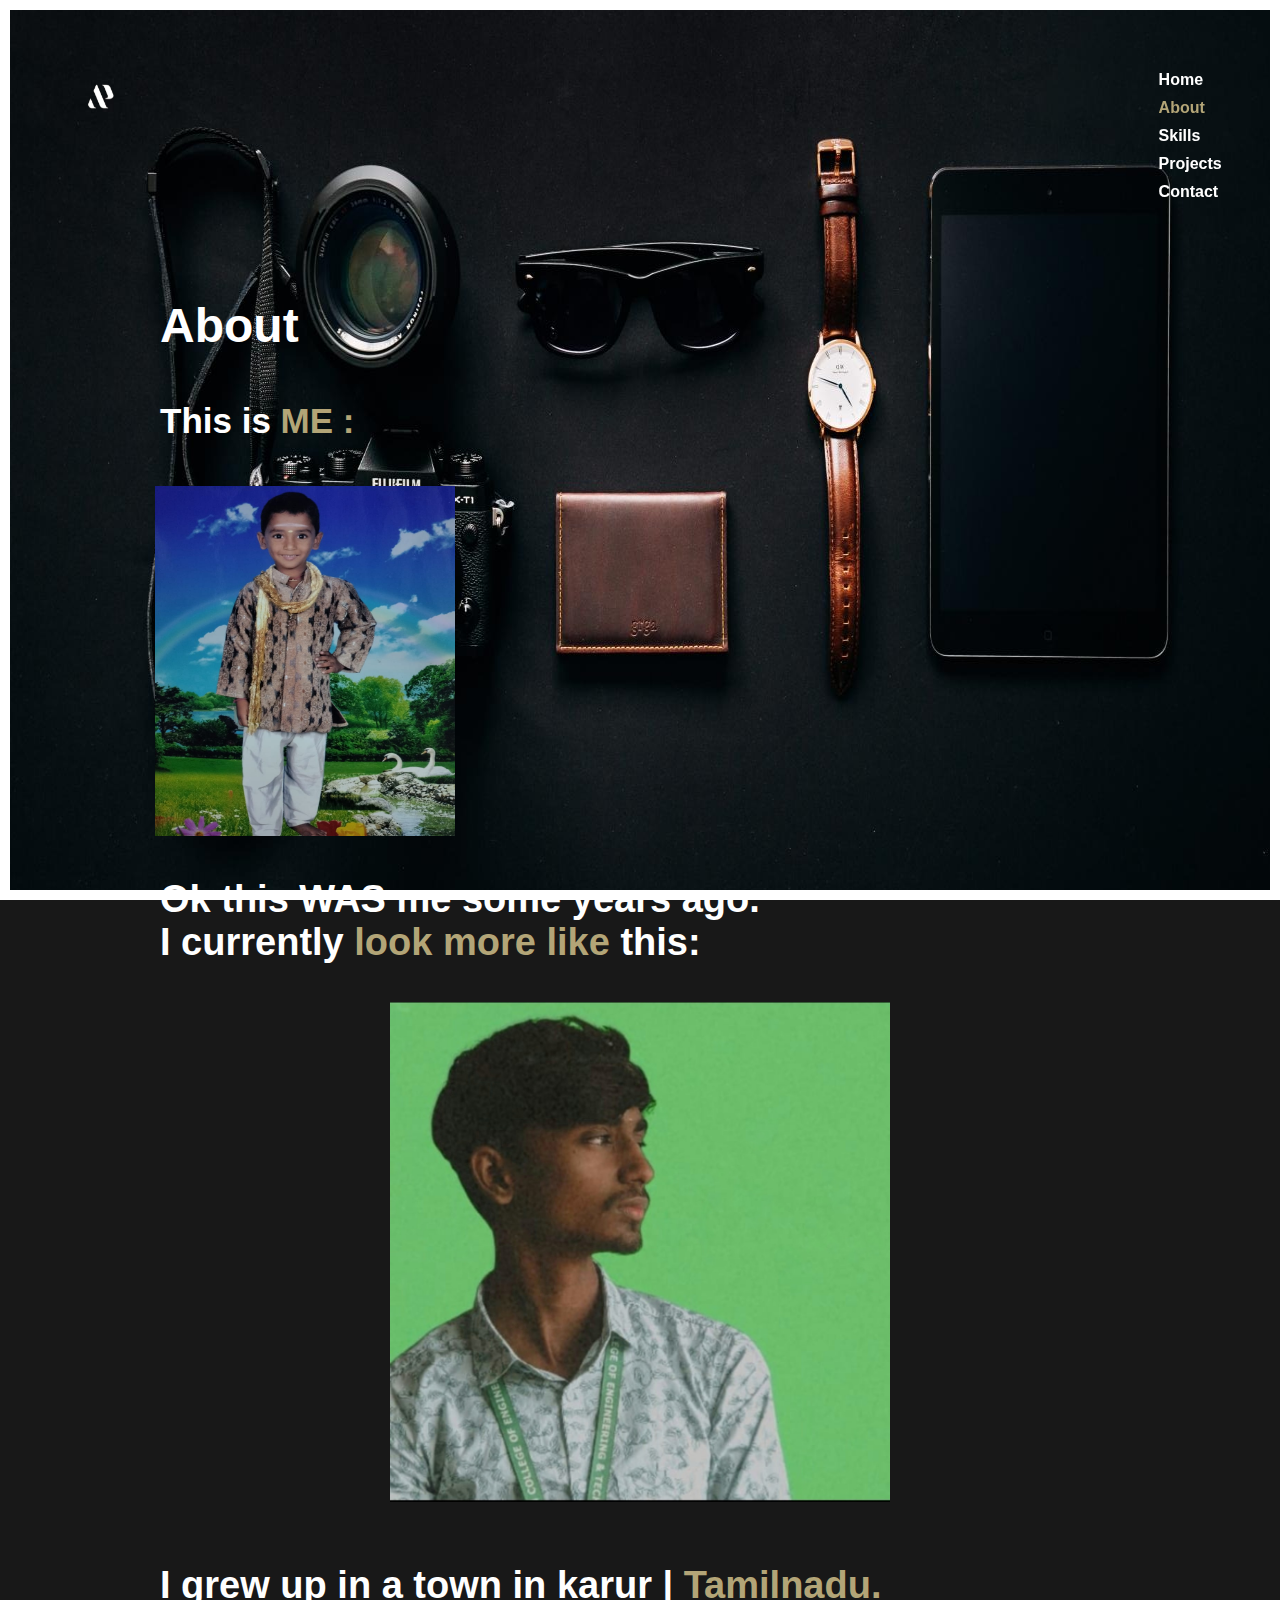
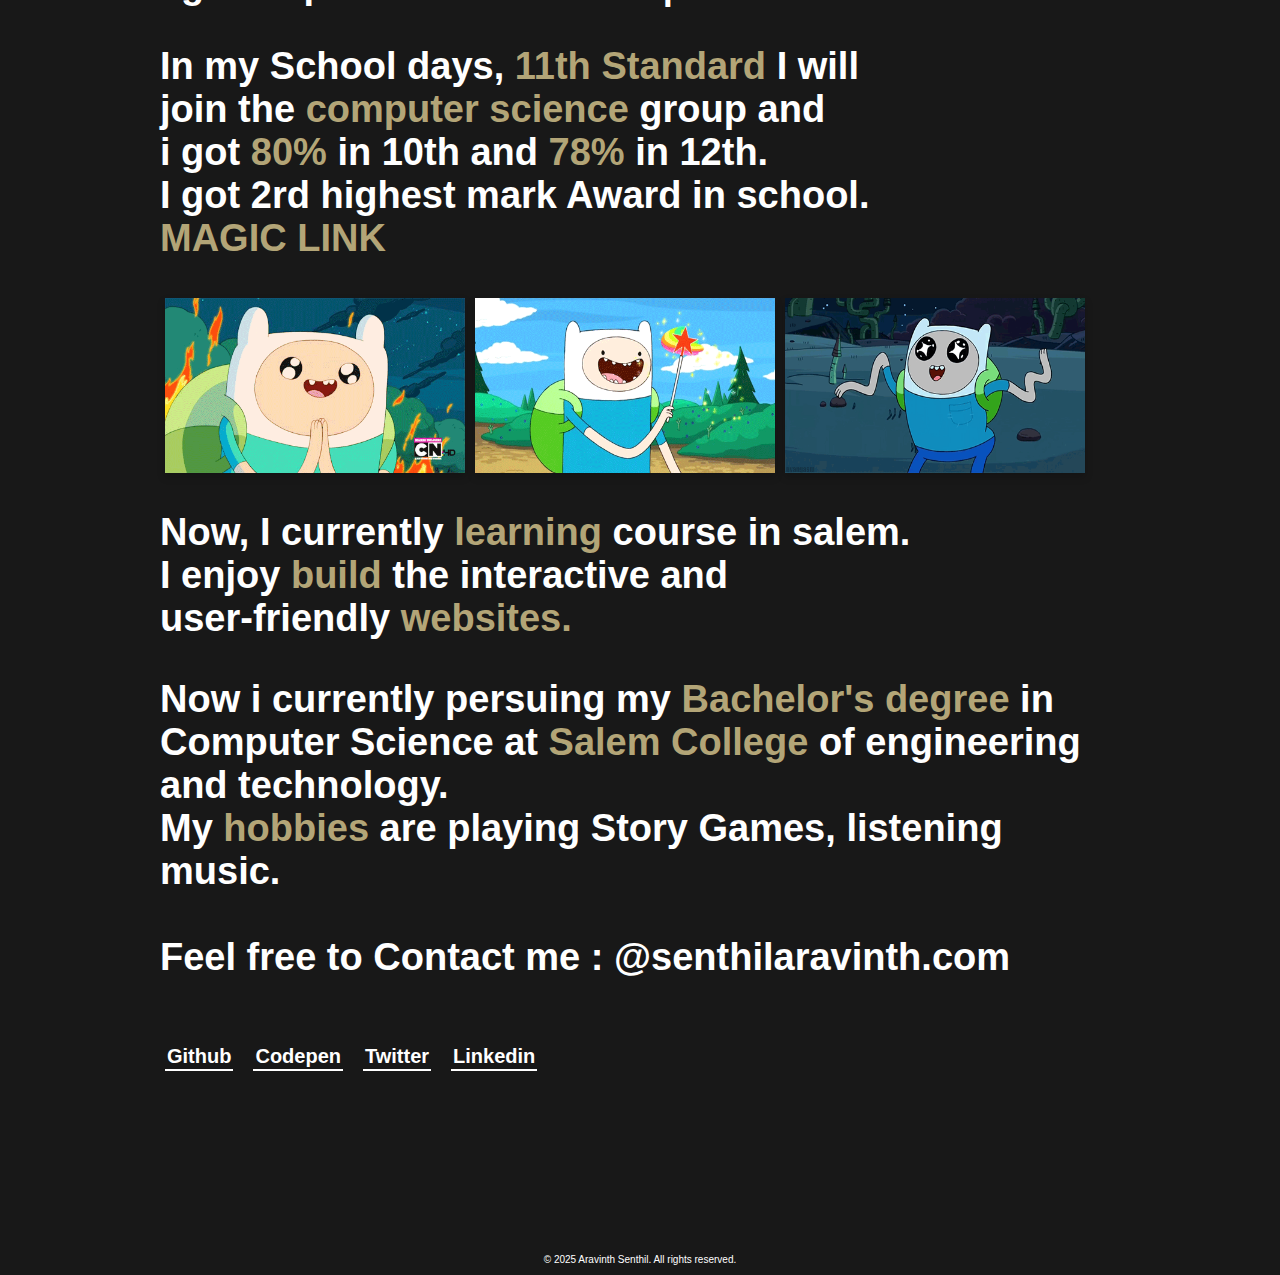
<file: portfolio/html/about.html>
<!DOCTYPE html>
<html lang="en">

<head>
    <meta charset="UTF-8">
    <meta name="viewport" content="width=device-width, initial-scale=1.0">
    <title>About | Personal Portfolio</title>
    <link rel="stylesheet" href="../css/about.css">
    <link rel="shortcut icon" href="../images/favicon-about.png" type="image/x-icon">
</head>

<body>
    <div class="page-border"></div>
    <header class="header" id="header">
        <div class="ap-logo-container">
            <a href="../images/love.jpg" download="images" rel="download"><img src="../images/ap-logo-img.png"
                    width="40px" alt=""></a>

        </div>
        <div class="transparent-div"></div>
        <nav class="nav-bar">
            <ul>
                <li><a href="../index.html" id="shuffle" onclick="setActive(this)">Home</a></li>
                <li><a href="./about.html" id="shuffle" class="active" onclick="setActive(this)">About</a></li>
                <li><a href="../html/skills.html" id="shuffle" onclick="setActive(this)">Skills</a></li>
                <li><a href="../html/project.html" id="shuffle" onclick="setActive(this)">Projects</a></li>
                <li><a href="./contact.html" id="shuffle" onclick="setActive(this)">Contact</a></li>
            </ul>
        </nav>
    </header>
    <main>
        <div class="about-me">
            <div class="content">
                <p class="about">About</p>
                <p class="this-me">This is <span style="color:#b3a577;">ME :</span></p>
                <img src="../images/past-img.jpg" class="past-img" alt="child" width="300px" height="350px">
                <p class="text-present">Ok this WAS me <span class="shuffle-word">some years ago.</span> <br>I currently
                    <span style="color: #b3a577;">look more like</span> this:
                </p>
                <img class="img-present" src="../images/present-img.jpg" alt="adult" width="500px" height="500px">
                <p class="text-under-present">I grew up in a town in karur |<span class="shuffle-word"
                        style="color: #b3a577;">
                        Tamilnadu.</span></p>
                <p class="details1">In my School days, <span style="color: #b3a577;">11th <span
                            class="shuffle-word">Standard</span></span> I will
                    <br>join the <span style="color: #b3a577;">computer <span class="shuffle-word">science</span></span>
                    group and
                    <br>i got <span style="color: #b3a577;">80%</span> in 10th and <span
                        style="color: #b3a577;">78%</span>
                    in 12th. <br>I got 2rd highest mark <span class="shuffle-word">Award in</span> school.<br><a
                        style="text-decoration: none;" href="../pdf/Aravinth resume.pdf" download="resume"><span style="color: #b3a577;">MAGIC LINK</span></a>


                </p>
                <div class="gif">
                    <img src="../images/about-gif1.gif" alt="">
                    <img src="../images/about-gif2.gif" alt="">
                    <img src="../images/about-gif3.gif" alt="">
                </div>
                <p class="details2">Now, I currently <span style="color: #b3a577;">learning</span> course in salem.
                    <br>I enjoy <span style="color: #b3a577;">build</span> the <span
                        class="shuffle-word">interactive</span> and <br><span class="shuffle-word">user-friendly</span>
                    <span style="color: #b3a577;">websites.</span></p>
                <p class="details3">
                    Now i currently persuing my <span style="color: #b3a577;">Bachelor's degree</span> in
                    <span class="shuffle-word">Computer</span> Science at <span style="color:#b3a577;">Salem College</span> of engineering and technology.
                    <br>My <span style="color: #b3a577;">hobbies</span> are <span class="shuffle-word">playing</span> Story Games, <span class="shuffle-word">listening</span> music.
                    <br><br>Feel free to Contact me :
                    <a class="email" href="mailto:senthilaravinth0110@gmail.com"><span class="shuffle-word">@senthilaravinth.com</span></a>
                </p>

            </div>


        </div>
    </main>
    <footer>
        <div class="social-media">
            <ul>
                <li><a href="https://github.com/aravinthsenthil23" class="shuffle-word" id="hover-border"
                        target="_blank">Github</a></li>
                <li><a href="https://codepen.io/cgecsjac-the-solid" class="shuffle-word" target="_blank">Codepen</a>
                </li>
                <li><a href="https://x.com/Aravinth0110" class="shuffle-word" target="_blank">Twitter</a></li>
                <li><a href="https://www.linkedin.com/in/aravinth-senthil-741768371" class="shuffle-word"
                        target="_blank">Linkedin</a></li>
            </ul>
           
        </div>
       <div>
            <p class="copyright"><span class="shuffle-word">© 2025 Aravinth Senthil. All rights reserved.</span></p>


    </footer>


</body>
<script src="../js/about.js"></script>

</html>
</file>
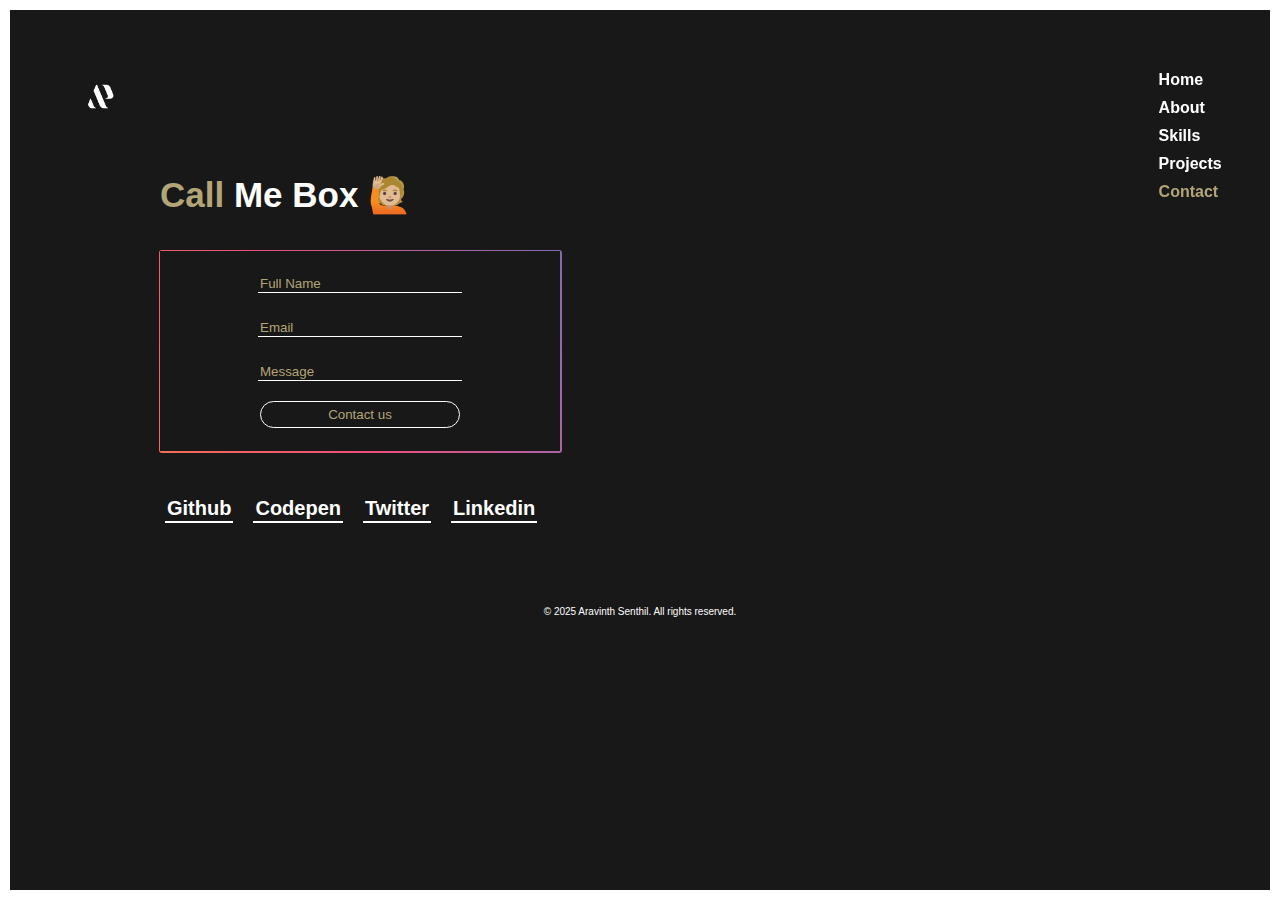
<file: portfolio/html/contact.html>
<!DOCTYPE html>
<html lang="en">

<head>
    <meta charset="UTF-8">
    <meta name="viewport" content="width=device-width, initial-scale=1.0">
    <title>Contact | Personal Portfolio</title>
    <link rel="stylesheet" href="../css/contact.css">
    <link rel="shortcut icon" href="../images/favicon-contact.png" type="image/x-icon">
</head>

<body>
    <div class="page-border"></div>
    <header class="header" id="header">
        <div class="ap-logo-container">
            <a href="../images/love.jpg" download="images" rel="download"><img src="../images/ap-logo-img.png"
                    width="40px" alt=""></a>

        </div>
        <div class="transparent-div"></div>
        <nav class="nav-bar">
            <ul>
                <li><a href="../index.html" id="shuffle" onclick="setActive(this)">Home</a></li>
                <li><a href="./about.html" id="shuffle" onclick="setActive(this)">About</a></li>
                <li><a href="./skills.html" id="shuffle" onclick="setActive(this)">Skills</a></li>
                <li><a href="./project.html" id="shuffle" onclick="setActive(this)">Projects</a></li>
                <li><a href="./contact.html" id="shuffle" class="active" onclick="setActive(this)">Contact</a></li>
            </ul>
        </nav>
    </header>
    <main>
        <div class="contact-container">
            <div class="contact">
                <p> <span id="changingWord" class="highlight" style="color: #b3a577;">Call</span> Me Box 	&#x1F64B;&#x1F3FC;</p>
                <form action="" class="gradient-border" id="box">
                    <input type="text" name="fullname" id="fullname" placeholder="Full Name">
                    <input type="email" name="email" id="email" placeholder="Email">
                    <input type="text" name="message" id="message" placeholder="Message">
                    <input type="button" value="Contact us" id="button">
                </form>

            </div>
        </div>
        
    </main>
    <footer>
        <div class="social-media">
            <ul>
                <li><a href="https://github.com/aravinthsenthil23" class="shuffle-word" id="hover-border"
                        target="_blank">Github</a></li>
                <li><a href="https://codepen.io/cgecsjac-the-solid" class="shuffle-word" target="_blank">Codepen</a>
                </li>
                <li><a href="https://x.com/Aravinth0110" class="shuffle-word" target="_blank">Twitter</a></li>
                <li><a href="https://www.linkedin.com/in/aravinth-senthil-741768371" class="shuffle-word"
                        target="_blank">Linkedin</a></li>
            </ul>

        </div>
        <div>
            <p class="copyright"><span class="shuffle-word">© 2025 Aravinth Senthil. All rights reserved.</span></p>


    </footer>
</body>
<script src="../js/contact.js"></script>
<script src="../js/script.js"></script>

</html>
</file>
<file: css/about.css>
body{
    background-color: #181818;
    margin: 0;
    font-family: 'Geomanist',Arial, Helvetica, sans-serif;

}
.page-border {
    position: fixed;
    top: 0;
    left: 0;
    right: 0;
    bottom: 0;
    border: 10px solid #fff; /* border color and thickness */
    pointer-events: none; /* lets clicks pass through */
    z-index: 9999;
  }
  .header{
    display: flex;
    flex-direction: row;
}

.ap-logo-container>a>img:hover{
    transform: scale(1.1);
    transition: transform 0.1s ease-in-out;
    background-image: url(../images/hover-ap-logo-img.png);
}
.ap-logo-container{
    margin: 50px;
    position: fixed;
    top: 30px;
    left: 30px;
}
.transparent-div{
    margin-left: 78%;
    overflow-y: auto;
    
}
.nav-bar{
    width: 100%;
    position: fixed;
    top: 50px;
    left: 87%;

}
.nav-bar>ul{
    list-style-type: none;
    
    
}
.nav-bar>ul>li{
    padding: 5px;
}
#shuffle{
    text-decoration: none;
    font-weight: bold;
    color: #fff;
}
#shuffle:hover{
    color: #B3A577;
    
}
#shuffle.active{
    color: #B3A577;
}
.background {
        position: fixed;
        top: 0;
        left: 0;
        width: 100%;
        height: 100%;
        background-image: url(../images/about-background.jpg);
        background-size: cover;
        background-position: center;
        transition: opacity 0.3s ease-out; /* Smooth fade effect */
        z-index: -1;
    }

.about-me{
    width: 100%;
    /* height: 300vh; */
    /* background-image: url(../images/about-background.jpg) ;
    background-size: 100% 100vh;
    background-repeat: no-repeat; */
    align-items: center;
    justify-content: center;
    text-align: center;
    display: flex;
    flex-direction: column;
}

.content{
    width: 75%;
    margin-top: 250px;
   
}
.about{
    color:#ffffff;
    font-size: 48px;
    font-weight: 800;
   text-align: left;
  

}
.this-me{
    color: #fff;
    font-size:35px ;
    font-weight: 850;
    text-align: left;
}
.past-img{
    margin: 10px 0 0 -670px;
}
.text-present{
    color: #fff;
      font-family: 'Geomanist-bold',Arial, Helvetica, sans-serif;
    font-weight: 800;
    font-style: normal;
    font-size: 38px;
    color: #fff;
    text-align:left ;
    
}

.img-present{
    margin-bottom: 20px;
    
}
.text-under-present{
    text-align: left;
      color: #fff;
      font-family: 'Geomanist-bold',Arial, Helvetica, sans-serif;
    font-weight: 800;
    font-style: normal;
    font-size: 38px;
    color: #fff;
}
.details1{
    text-align: left;
      color: #fff;
      font-family: 'Geomanist-bold',Arial, Helvetica, sans-serif;
    font-weight: 800;
    font-style: normal;
    font-size: 38px;
    color: #fff;
}
.details2{
     text-align: left;
      color: #fff;
      font-family: 'Geomanist-bold',Arial, Helvetica, sans-serif;
    font-weight: 800;
    font-style: normal;
    font-size: 38px;
    color: #fff;
    margin-bottom: 20px;
}
.gif{
    display: flex;
    flex-direction: row;
}
.gif>img{
    width: 300px;
    height: 175px;
    margin: 0 5px;
    
    box-shadow: 0 4px 8px rgba(0,0,0,0.2);
}
.details3{
    text-align: left;
      color: #fff;
      font-family: 'Geomanist-bold',Arial, Helvetica, sans-serif;
    font-weight: 800;
    font-style: normal;
    font-size: 38px;
    color: #fff;
    margin-bottom: 100px;
}
.email{
    text-decoration: none;
    color: #fff;
}
.email:hover{
    color: #B3A577;
}
footer{width: 100%;
 
    align-items: center;
    justify-content: center;
    text-align: center;
    display: flex;
    flex-direction: column;
}
.social-media{
    width: 75%;
    margin: -50px 0 150px -90px;
    
}
.social-media ul{
    list-style-type: none;
    display: flex;
    
}
.social-media ul li{
    margin: 0 10px;


}
.social-media ul li a{
    text-decoration: none;
    font-family: 'Geomanist',Arial, Helvetica, sans-serif;
    font-size: 20px;
    font-weight: bold;
    color: #fff;
    padding: 2px;
    border-bottom: 2px solid #fff;
}
.social-media ul li a:hover{
    color: #B3A577;
    border-bottom: 2px solid #B3A577;
}
.copyright{
    font-family: 'Geomanist',Arial, Helvetica, sans-serif;
    font-size: 10px;
    color: #fff;
    margin-top: 20px;
}

.copyright:hover{
    color: #B3A577;
}

::-webkit-scrollbar {
    width: 2px; /* scrollbar width */
  }

  ::-webkit-scrollbar-track {
    background: #f1f1f1; /* track color */
  }

  ::-webkit-scrollbar-thumb {
    background: #888; /* scrollbar color */
    border-radius: 6px;
  }

  ::-webkit-scrollbar-thumb:hover {
    background: #555; /* hover color */
  }

  /* Firefox scrollbar styling */
  * {
    scrollbar-width: thin; /* "auto" or "thin" */
    scrollbar-color: #B3A577 #fff; /* thumb color, track color */
  }
</file>
<file: css/contact.css>
body {
    background-color: #181818;
    margin: 0;
    font-family: 'Geomanist', Arial, Helvetica, sans-serif;

}

.page-border {
    position: fixed;
    top: 0;
    left: 0;
    right: 0;
    bottom: 0;
    border: 10px solid #fff;
    /* border color and thickness */
    pointer-events: none;
    /* lets clicks pass through */
    z-index: 9999;
}

.header {
    display: flex;
    flex-direction: row;
}

.ap-logo-container>a>img:hover {
    transform: scale(1.1);
    transition: transform 0.1s ease-in-out;
    background-image: url(../images/hover-ap-logo-img.png);
}

.ap-logo-container {
    margin: 50px;
    position: fixed;
    top: 30px;
    left: 30px;
}

.transparent-div {
    margin-left: 78%;
    overflow-y: auto;

}

.nav-bar {
    width: 100%;
    position: fixed;
    top: 50px;
    left: 87%;

}

.nav-bar>ul {
    list-style-type: none;


}

.nav-bar>ul>li {
    padding: 5px;
}

#shuffle {
    text-decoration: none;
    font-weight: bold;
    color: #fff;
}

#shuffle:hover {
    color: #B3A577;

}

#shuffle.active {
    color: #B3A577;
}

::-webkit-scrollbar {
    width: 2px;
    /* scrollbar width */
}

::-webkit-scrollbar-track {
    background: #f1f1f1;
    /* track color */
}

::-webkit-scrollbar-thumb {
    background: #888;
    /* scrollbar color */
    border-radius: 6px;
}

::-webkit-scrollbar-thumb:hover {
    background: #555;
    /* hover color */
}

/* Firefox scrollbar styling */
* {
    scrollbar-width: thin;
    /* "auto" or "thin" */
    scrollbar-color: #B3A577 #fff;
    /* thumb color, track color */
}

.contact-container {
    width: 100%;
    display: flex;
    flex-direction: column;
    align-items: center;
    justify-content: center;
    margin-top: 110px;
}

.contact {
    width: 75%;
    margin-top: 30px;
    align-items: center;
    text-align: center;
    justify-content: center;
}
.contact>p {
    font-family: 'Geomanist-bold', Arial, Helvetica, sans-serif;
    font-size: 35px;
    color: #fff;
    font-weight: 700;
    text-align: left;
}


input {
    width: 50%;
    margin-bottom: 20px;
    border: none;
    outline: none;
    background: transparent;
    border-bottom: 1px solid #fff;
    color: #fff;
    padding-top: 7px;

}
input::placeholder {
    color: #B3A577;
}
input:focus {
    border-bottom: 1px solid #B3A577;
}
#fullname{
    margin-top: 15px;
}
#button{
    border: 1px solid #fff;
    padding: 5px 20px;
    border-radius: 25px;
    color: #B3A577;
}
#button:hover {
    background-color: #B3A577;
    color: #181818;
    cursor: pointer;
}
#button:active {
    background-color: #181818;
    color: #B3A577;
    border: 1px solid #B3A577;
}





footer {
    width: 100%;

    align-items: center;
    justify-content: center;
    text-align: center;
    display: flex;
    flex-direction: column;
}

.social-media {
    width: 75%;
    margin: 30px 0 50px -90px;

}

.social-media ul {
    list-style-type: none;
    display: flex;

}

.social-media ul li {
    margin: 0 10px;


}

.social-media ul li a {
    text-decoration: none;
    font-family: 'Geomanist', Arial, Helvetica, sans-serif;
    font-size: 20px;
    font-weight: bold;
    color: #fff;
    padding: 2px;
    border-bottom: 2px solid #fff;
}

.social-media ul li a:hover {
    color: #B3A577;
    border-bottom: 2px solid #B3A577;
}

.copyright {
    font-family: 'Geomanist', Arial, Helvetica, sans-serif;
    font-size: 10px;
    color: #fff;
    margin-top: 20px;
}

.copyright:hover {
    color: #B3A577;
}

.input {
    display: flex;
    flex-direction: column;
}

@import url('https://fonts.googleapis.com/css?family=Raleway:200');

#box {
  display: flex;
  align-items: center;
  justify-content: center;
  width: 400px;
  height: 200px;
  color: white;
  font-family: 'Raleway';
  font-size: 2.5rem;
}
.gradient-border {
  --borderWidth: 1.5px;
  background: #181818;
  position: relative;
   width: 45%;
    display: flex;
    flex-direction: column;
    text-align: center;
    align-items: center;
}
.gradient-border:after {
  content: '';
  position: absolute;
  top: calc(-1 * var(--borderWidth));
  left: calc(-1 * var(--borderWidth));
  height: calc(100% + var(--borderWidth) * 2);
  width: calc(100% + var(--borderWidth) * 2);
  background: linear-gradient(60deg, #f79533, #f37055, #ef4e7b, #a166ab, #5073b8, #1098ad, #07b39b, #6fba82);
  border-radius: calc(2 * var(--borderWidth));
  z-index: -1;
  animation: animatedgradient 3s ease alternate infinite;
  background-size: 300% 300%;
}


@keyframes animatedgradient {
  0% {
    background-position: 0% 50%;
  }
  50% {
    background-position: 100% 50%;
  }
  100% {
    background-position: 0% 50%;
  }
}
</file>
<file: fonts/geomanist/stylesheet.css>
@font-face {
    font-family: 'Geomanist';
    src: url('Geomanist-Thin.eot');
    src: local('Geomanist Thin'), local('Geomanist-Thin'),
        url('Geomanist-Thin.eot?#iefix') format('embedded-opentype'),
        url('Geomanist-Thin.woff2') format('woff2'),
        url('Geomanist-Thin.woff') format('woff'),
        url('Geomanist-Thin.ttf') format('truetype');
    font-weight: 100;
    font-style: normal;
}

@font-face {
    font-family: 'Geomanist';
    src: url('Geomanist-Black.eot');
    src: local('Geomanist Black'), local('Geomanist-Black'),
        url('Geomanist-Black.eot?#iefix') format('embedded-opentype'),
        url('Geomanist-Black.woff2') format('woff2'),
        url('Geomanist-Black.woff') format('woff'),
        url('Geomanist-Black.ttf') format('truetype');
    font-weight: 900;
    font-style: normal;
}

@font-face {
    font-family: 'Geomanist';
    src: url('Geomanist-Medium.eot');
    src: local('Geomanist Medium'), local('Geomanist-Medium'),
        url('Geomanist-Medium.eot?#iefix') format('embedded-opentype'),
        url('Geomanist-Medium.woff2') format('woff2'),
        url('Geomanist-Medium.woff') format('woff'),
        url('Geomanist-Medium.ttf') format('truetype');
    font-weight: 500;
    font-style: normal;
}

@font-face {
    font-family: 'Geomanist';
    src: url('Geomanist-Bold.eot');
    src: local('Geomanist Bold'), local('Geomanist-Bold'),
        url('Geomanist-Bold.eot?#iefix') format('embedded-opentype'),
        url('Geomanist-Bold.woff2') format('woff2'),
        url('Geomanist-Bold.woff') format('woff'),
        url('Geomanist-Bold.ttf') format('truetype');
    font-weight: bold;
    font-style: normal;
}

@font-face {
    font-family: 'Geomanist Book';
    src: url('Geomanist-Book.eot');
    src: local('Geomanist Book'), local('Geomanist-Book'),
        url('Geomanist-Book.eot?#iefix') format('embedded-opentype'),
        url('Geomanist-Book.woff2') format('woff2'),
        url('Geomanist-Book.woff') format('woff'),
        url('Geomanist-Book.ttf') format('truetype');
    font-weight: normal;
    font-style: normal;
}

@font-face {
    font-family: 'Geomanist Ultra';
    src: url('Geomanist-Ultra.eot');
    src: local('Geomanist Ultra'), local('Geomanist-Ultra'),
        url('Geomanist-Ultra.eot?#iefix') format('embedded-opentype'),
        url('Geomanist-Ultra.woff2') format('woff2'),
        url('Geomanist-Ultra.woff') format('woff'),
        url('Geomanist-Ultra.ttf') format('truetype');
    font-weight: normal;
    font-style: normal;
}

@font-face {
    font-family: 'Geomanist';
    src: url('Geomanist-Regular.eot');
    src: local('Geomanist Regular'), local('Geomanist-Regular'),
        url('Geomanist-Regular.eot?#iefix') format('embedded-opentype'),
        url('Geomanist-Regular.woff2') format('woff2'),
        url('Geomanist-Regular.woff') format('woff'),
        url('Geomanist-Regular.ttf') format('truetype');
    font-weight: normal;
    font-style: normal;
}

@font-face {
    font-family: 'Geomanist';
    src: url('Geomanist-ExtraLight.eot');
    src: local('Geomanist ExtraLight'), local('Geomanist-ExtraLight'),
        url('Geomanist-ExtraLight.eot?#iefix') format('embedded-opentype'),
        url('Geomanist-ExtraLight.woff2') format('woff2'),
        url('Geomanist-ExtraLight.woff') format('woff'),
        url('Geomanist-ExtraLight.ttf') format('truetype');
    font-weight: 200;
    font-style: normal;
}

@font-face {
    font-family: 'Geomanist';
    src: url('Geomanist-Light.eot');
    src: local('Geomanist Light'), local('Geomanist-Light'),
        url('Geomanist-Light.eot?#iefix') format('embedded-opentype'),
        url('Geomanist-Light.woff2') format('woff2'),
        url('Geomanist-Light.woff') format('woff'),
        url('Geomanist-Light.ttf') format('truetype');
    font-weight: 300;
    font-style: normal;
}
</file>
<file: portfolio/css/about.css>
body{
    background-color: #181818;
    margin: 0;
    font-family: 'Geomanist',Arial, Helvetica, sans-serif;

}
.page-border {
    position: fixed;
    top: 0;
    left: 0;
    right: 0;
    bottom: 0;
    border: 10px solid #fff; /* border color and thickness */
    pointer-events: none; /* lets clicks pass through */
    z-index: 9999;
  }
  .header{
    display: flex;
    flex-direction: row;
}

.ap-logo-container>a>img:hover{
    transform: scale(1.1);
    transition: transform 0.1s ease-in-out;
    background-image: url(../images/hover-ap-logo-img.png);
}
.ap-logo-container{
    margin: 50px;
    position: fixed;
    top: 30px;
    left: 30px;
}
.transparent-div{
    margin-left: 78%;
    overflow-y: auto;
    
}
.nav-bar{
    width: 100%;
    position: fixed;
    top: 50px;
    left: 87%;

}
.nav-bar>ul{
    list-style-type: none;
    
    
}
.nav-bar>ul>li{
    padding: 5px;
}
#shuffle{
    text-decoration: none;
    font-weight: bold;
    color: #fff;
}
#shuffle:hover{
    color: #B3A577;
    
}
#shuffle.active{
    color: #B3A577;
}

.about-me{
    width: 100%;
    /* height: 300vh; */
    background-image: url(../images/about-background.jpg) ;
    background-size: 100% 100vh;
    background-repeat: no-repeat;
    align-items: center;
    justify-content: center;
    text-align: center;
    display: flex;
    flex-direction: column;
}

.content{
    width: 75%;
    margin-top: 250px;
   
}
.about{
    color:#ffffff;
    font-size: 48px;
    font-weight: 800;
   text-align: left;
  

}
.this-me{
    color: #fff;
    font-size:35px ;
    font-weight: 850;
    text-align: left;
}
.past-img{
    margin: 10px 0 0 -670px;
}
.text-present{
    color: #fff;
      font-family: 'Geomanist-bold',Arial, Helvetica, sans-serif;
    font-weight: 800;
    font-style: normal;
    font-size: 38px;
    color: #fff;
    text-align:left ;
    
}

.img-present{
    margin-bottom: 20px;
    
}
.text-under-present{
    text-align: left;
      color: #fff;
      font-family: 'Geomanist-bold',Arial, Helvetica, sans-serif;
    font-weight: 800;
    font-style: normal;
    font-size: 38px;
    color: #fff;
}
.details1{
    text-align: left;
      color: #fff;
      font-family: 'Geomanist-bold',Arial, Helvetica, sans-serif;
    font-weight: 800;
    font-style: normal;
    font-size: 38px;
    color: #fff;
}
.details2{
     text-align: left;
      color: #fff;
      font-family: 'Geomanist-bold',Arial, Helvetica, sans-serif;
    font-weight: 800;
    font-style: normal;
    font-size: 38px;
    color: #fff;
    margin-bottom: 20px;
}
.gif{
    display: flex;
    flex-direction: row;
}
.gif>img{
    width: 300px;
    height: 175px;
    margin: 0 5px;
    
    box-shadow: 0 4px 8px rgba(0,0,0,0.2);
}
.details3{
    text-align: left;
      color: #fff;
      font-family: 'Geomanist-bold',Arial, Helvetica, sans-serif;
    font-weight: 800;
    font-style: normal;
    font-size: 38px;
    color: #fff;
    margin-bottom: 100px;
}
.email{
    text-decoration: none;
    color: #fff;
}
.email:hover{
    color: #B3A577;
}
footer{width: 100%;
 
    align-items: center;
    justify-content: center;
    text-align: center;
    display: flex;
    flex-direction: column;
}
.social-media{
    width: 75%;
    margin: -50px 0 150px -90px;
    
}
.social-media ul{
    list-style-type: none;
    display: flex;
    
}
.social-media ul li{
    margin: 0 10px;


}
.social-media ul li a{
    text-decoration: none;
    font-family: 'Geomanist',Arial, Helvetica, sans-serif;
    font-size: 20px;
    font-weight: bold;
    color: #fff;
    padding: 2px;
    border-bottom: 2px solid #fff;
}
.social-media ul li a:hover{
    color: #B3A577;
    border-bottom: 2px solid #B3A577;
}
.copyright{
    font-family: 'Geomanist',Arial, Helvetica, sans-serif;
    font-size: 10px;
    color: #fff;
    margin-top: 20px;
}

.copyright:hover{
    color: #B3A577;
}

::-webkit-scrollbar {
    width: 2px; /* scrollbar width */
  }

  ::-webkit-scrollbar-track {
    background: #f1f1f1; /* track color */
  }

  ::-webkit-scrollbar-thumb {
    background: #888; /* scrollbar color */
    border-radius: 6px;
  }

  ::-webkit-scrollbar-thumb:hover {
    background: #555; /* hover color */
  }

  /* Firefox scrollbar styling */
  * {
    scrollbar-width: thin; /* "auto" or "thin" */
    scrollbar-color: #B3A577 #fff; /* thumb color, track color */
  }
</file>
<file: portfolio/css/contact.css>
body {
    background-color: #181818;
    margin: 0;
    font-family: 'Geomanist', Arial, Helvetica, sans-serif;

}

.page-border {
    position: fixed;
    top: 0;
    left: 0;
    right: 0;
    bottom: 0;
    border: 10px solid #fff;
    /* border color and thickness */
    pointer-events: none;
    /* lets clicks pass through */
    z-index: 9999;
}

.header {
    display: flex;
    flex-direction: row;
}

.ap-logo-container>a>img:hover {
    transform: scale(1.1);
    transition: transform 0.1s ease-in-out;
    background-image: url(../images/hover-ap-logo-img.png);
}

.ap-logo-container {
    margin: 50px;
    position: fixed;
    top: 30px;
    left: 30px;
}

.transparent-div {
    margin-left: 78%;
    overflow-y: auto;

}

.nav-bar {
    width: 100%;
    position: fixed;
    top: 50px;
    left: 87%;

}

.nav-bar>ul {
    list-style-type: none;


}

.nav-bar>ul>li {
    padding: 5px;
}

#shuffle {
    text-decoration: none;
    font-weight: bold;
    color: #fff;
}

#shuffle:hover {
    color: #B3A577;

}

#shuffle.active {
    color: #B3A577;
}

::-webkit-scrollbar {
    width: 2px;
    /* scrollbar width */
}

::-webkit-scrollbar-track {
    background: #f1f1f1;
    /* track color */
}

::-webkit-scrollbar-thumb {
    background: #888;
    /* scrollbar color */
    border-radius: 6px;
}

::-webkit-scrollbar-thumb:hover {
    background: #555;
    /* hover color */
}

/* Firefox scrollbar styling */
* {
    scrollbar-width: thin;
    /* "auto" or "thin" */
    scrollbar-color: #B3A577 #fff;
    /* thumb color, track color */
}

.contact-container {
    width: 100%;
    display: flex;
    flex-direction: column;
    align-items: center;
    justify-content: center;
    margin-top: 110px;
}

.contact {
    width: 75%;
    margin-top: 30px;
    align-items: center;
    text-align: center;
    justify-content: center;
}
.contact>p {
    font-family: 'Geomanist-bold', Arial, Helvetica, sans-serif;
    font-size: 35px;
    color: #fff;
    font-weight: 700;
    text-align: left;
}


input {
    width: 50%;
    margin-bottom: 20px;
    border: none;
    outline: none;
    background: transparent;
    border-bottom: 1px solid #fff;
    color: #fff;
    padding-top: 7px;

}
input::placeholder {
    color: #B3A577;
}
input:focus {
    border-bottom: 1px solid #B3A577;
}
#fullname{
    margin-top: 15px;
}
#button{
    border: 1px solid #fff;
    padding: 5px 20px;
    border-radius: 25px;
    color: #B3A577;
}
#button:hover {
    background-color: #B3A577;
    color: #181818;
    cursor: pointer;
}
#button:active {
    background-color: #181818;
    color: #B3A577;
    border: 1px solid #B3A577;
}





footer {
    width: 100%;

    align-items: center;
    justify-content: center;
    text-align: center;
    display: flex;
    flex-direction: column;
}

.social-media {
    width: 75%;
    margin: 30px 0 50px -90px;

}

.social-media ul {
    list-style-type: none;
    display: flex;

}

.social-media ul li {
    margin: 0 10px;


}

.social-media ul li a {
    text-decoration: none;
    font-family: 'Geomanist', Arial, Helvetica, sans-serif;
    font-size: 20px;
    font-weight: bold;
    color: #fff;
    padding: 2px;
    border-bottom: 2px solid #fff;
}

.social-media ul li a:hover {
    color: #B3A577;
    border-bottom: 2px solid #B3A577;
}

.copyright {
    font-family: 'Geomanist', Arial, Helvetica, sans-serif;
    font-size: 10px;
    color: #fff;
    margin-top: 20px;
}

.copyright:hover {
    color: #B3A577;
}

.input {
    display: flex;
    flex-direction: column;
}

@import url('https://fonts.googleapis.com/css?family=Raleway:200');

#box {
  display: flex;
  align-items: center;
  justify-content: center;
  width: 400px;
  height: 200px;
  color: white;
  font-family: 'Raleway';
  font-size: 2.5rem;
}
.gradient-border {
  --borderWidth: 1.5px;
  background: #181818;
  position: relative;
   width: 45%;
    display: flex;
    flex-direction: column;
    text-align: center;
    align-items: center;
}
.gradient-border:after {
  content: '';
  position: absolute;
  top: calc(-1 * var(--borderWidth));
  left: calc(-1 * var(--borderWidth));
  height: calc(100% + var(--borderWidth) * 2);
  width: calc(100% + var(--borderWidth) * 2);
  background: linear-gradient(60deg, #f79533, #f37055, #ef4e7b, #a166ab, #5073b8, #1098ad, #07b39b, #6fba82);
  border-radius: calc(2 * var(--borderWidth));
  z-index: -1;
  animation: animatedgradient 3s ease alternate infinite;
  background-size: 300% 300%;
}


@keyframes animatedgradient {
  0% {
    background-position: 0% 50%;
  }
  50% {
    background-position: 100% 50%;
  }
  100% {
    background-position: 0% 50%;
  }
}
</file>
